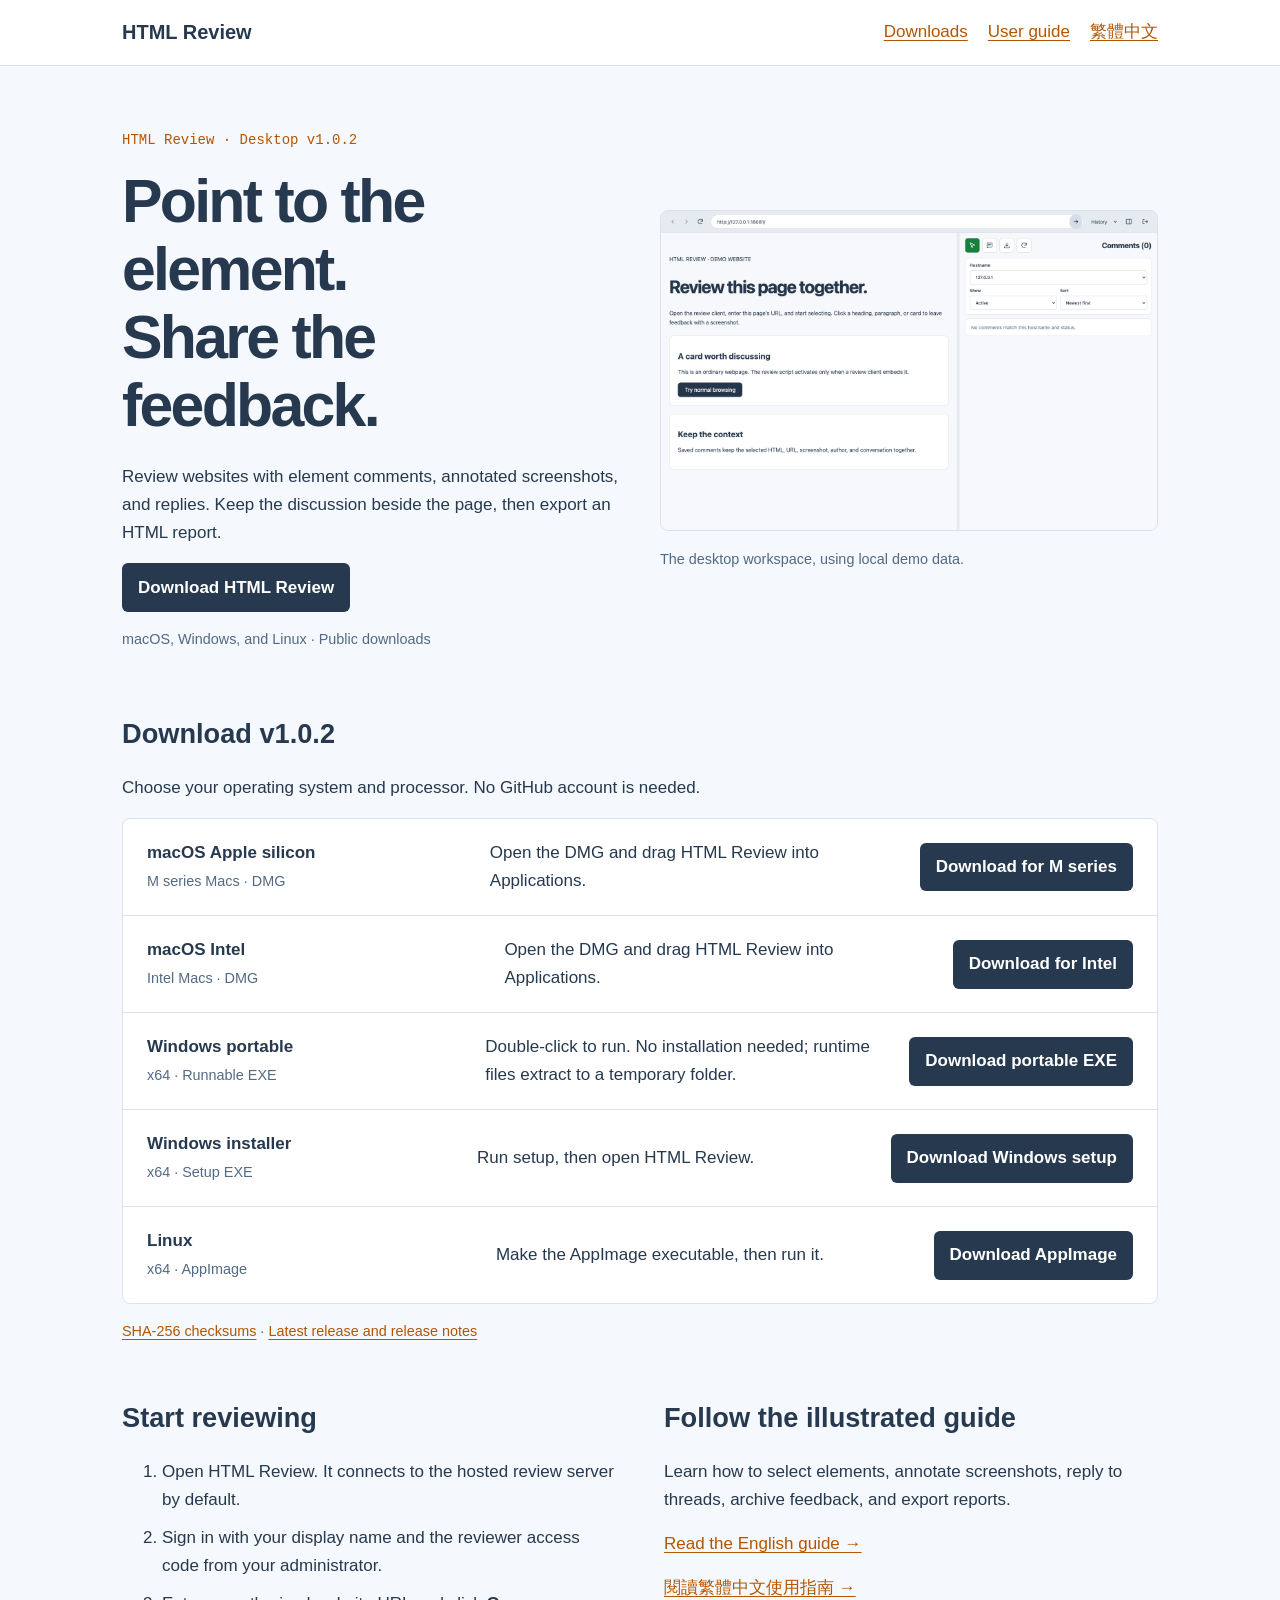
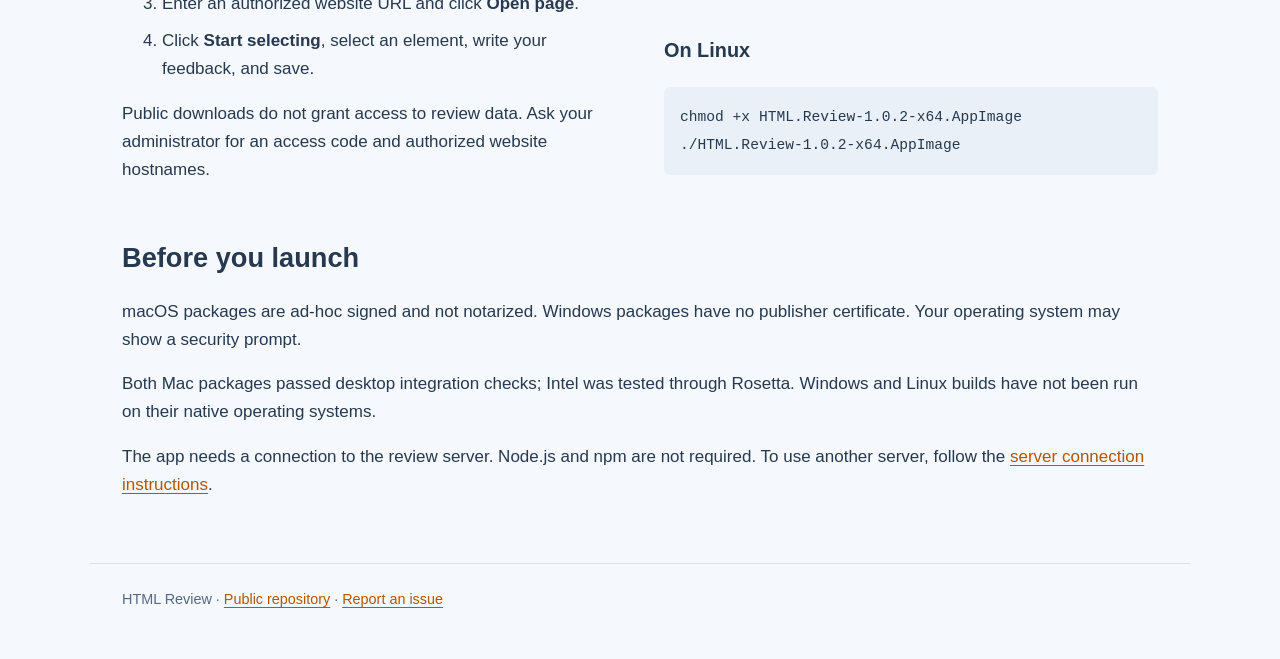
<file: index.html>
<!doctype html>
<html lang="en">
<head>
  <meta charset="utf-8">
  <meta name="viewport" content="width=device-width, initial-scale=1">
  <meta name="description" content="Download HTML Review for macOS, Windows, and Linux. Read illustrated guides for reviewing websites with comments and screenshots.">
  <title>HTML Review — Downloads and user guides</title>
  <link rel="stylesheet" href="styles.css">
<link rel="icon" href="data:,">
</head>
<body>
  <a class="skip" href="#main">Skip to content</a>
  <header class="topbar"><div class="topbar-inner">
    <a class="brand" href="index.html">HTML Review</a>
    <nav aria-label="Main navigation">
      <a href="#downloads">Downloads</a>
      <a href="docs/wiki/User-Guide.html">User guide</a>
      <a href="docs/wiki/User-Guide-zh-HK.html" lang="zh-HK">繁體中文</a>
    </nav>
  </div></header>
  <main id="main">
    <section class="hero" aria-labelledby="intro">
      <div>
        <p class="eyebrow">HTML Review · Desktop v1.0.2</p>
        <h1 id="intro">Point to the element.<br>Share the feedback.</h1>
        <p>Review websites with element comments, annotated screenshots, and replies. Keep the discussion beside the page, then export an HTML report.</p>
        <a class="button" href="#downloads">Download HTML Review</a>
        <p class="muted">macOS, Windows, and Linux · Public downloads</p>
      </div>
      <figure>
        <img src="docs/wiki/images/electron-workspace.png" alt="HTML Review desktop showing a demo website beside its comment panel" width="1440" height="928">
        <figcaption>The desktop workspace, using local demo data.</figcaption>
      </figure>
    </section>
    <section id="downloads" aria-labelledby="download-title">
      <h2 id="download-title">Download v1.0.2</h2>
      <p>Choose your operating system and processor. No GitHub account is needed.</p>
      <div class="downloads">
        <div class="download"><p><strong>macOS Apple silicon</strong><span class="muted">M series Macs · DMG</span></p><p>Open the DMG and drag HTML Review into Applications.</p><a class="button" href="https://github.com/devtalkbox/tbproducts-html-review-release/releases/download/v1.0.2/HTML.Review-1.0.2-arm64.dmg">Download for M series</a></div>
        <div class="download"><p><strong>macOS Intel</strong><span class="muted">Intel Macs · DMG</span></p><p>Open the DMG and drag HTML Review into Applications.</p><a class="button" href="https://github.com/devtalkbox/tbproducts-html-review-release/releases/download/v1.0.2/HTML.Review-1.0.2-x64.dmg">Download for Intel</a></div>
        <div class="download"><p><strong>Windows portable</strong><span class="muted">x64 · Runnable EXE</span></p><p>Double-click to run. No installation needed; runtime files extract to a temporary folder.</p><a class="button" href="https://github.com/devtalkbox/tbproducts-html-review-release/releases/download/v1.0.2/HTML.Review.Portable.1.0.2-x64.exe">Download portable EXE</a></div>
        <div class="download"><p><strong>Windows installer</strong><span class="muted">x64 · Setup EXE</span></p><p>Run setup, then open HTML Review.</p><a class="button" href="https://github.com/devtalkbox/tbproducts-html-review-release/releases/download/v1.0.2/HTML.Review.Setup.1.0.2-x64.exe">Download Windows setup</a></div>
        <div class="download"><p><strong>Linux</strong><span class="muted">x64 · AppImage</span></p><p>Make the AppImage executable, then run it.</p><a class="button" href="https://github.com/devtalkbox/tbproducts-html-review-release/releases/download/v1.0.2/HTML.Review-1.0.2-x64.AppImage">Download AppImage</a></div>
      </div>
      <p class="muted"><a href="https://github.com/devtalkbox/tbproducts-html-review-release/releases/download/v1.0.2/SHA256SUMS.txt">SHA-256 checksums</a> · <a href="https://github.com/devtalkbox/tbproducts-html-review-release/releases/latest">Latest release and release notes</a></p>
    </section>
    <div class="columns">
      <section aria-labelledby="start-title">
        <h2 id="start-title">Start reviewing</h2>
        <ol>
          <li>Open HTML Review. It connects to the hosted review server by default.</li>
          <li>Sign in with your display name and the reviewer access code from your administrator.</li>
          <li>Enter an authorized website URL and click <strong>Open page</strong>.</li>
          <li>Click <strong>Start selecting</strong>, select an element, write your feedback, and save.</li>
        </ol>
        <p>Public downloads do not grant access to review data. Ask your administrator for an access code and authorized website hostnames.</p>
      </section>
      <section aria-labelledby="guide-title">
        <h2 id="guide-title">Follow the illustrated guide</h2>
        <p>Learn how to select elements, annotate screenshots, reply to threads, archive feedback, and export reports.</p>
        <p><a href="docs/wiki/User-Guide.html">Read the English guide →</a></p>
        <p><a href="docs/wiki/User-Guide-zh-HK.html" lang="zh-HK">閱讀繁體中文使用指南 →</a></p>
        <h3>On Linux</h3>
        <pre><code>chmod +x HTML.Review-1.0.2-x64.AppImage
./HTML.Review-1.0.2-x64.AppImage</code></pre>
      </section>
    </div>
    <section aria-labelledby="support-title">
      <h2 id="support-title">Before you launch</h2>
      <p>macOS packages are ad-hoc signed and not notarized. Windows packages have no publisher certificate. Your operating system may show a security prompt.</p>
      <p>Both Mac packages passed desktop integration checks; Intel was tested through Rosetta. Windows and Linux builds have not been run on their native operating systems.</p>
      <p>The app needs a connection to the review server. Node.js and npm are not required. To use another server, follow the <a href="docs/wiki/User-Guide.html#launch-the-app">server connection instructions</a>.</p>
    </section>
  </main>
  <footer>HTML Review · <a href="https://github.com/devtalkbox/tbproducts-html-review-release">Public repository</a> · <a href="https://github.com/devtalkbox/tbproducts-html-review-release/issues">Report an issue</a></footer>
</body>
</html>
</file>
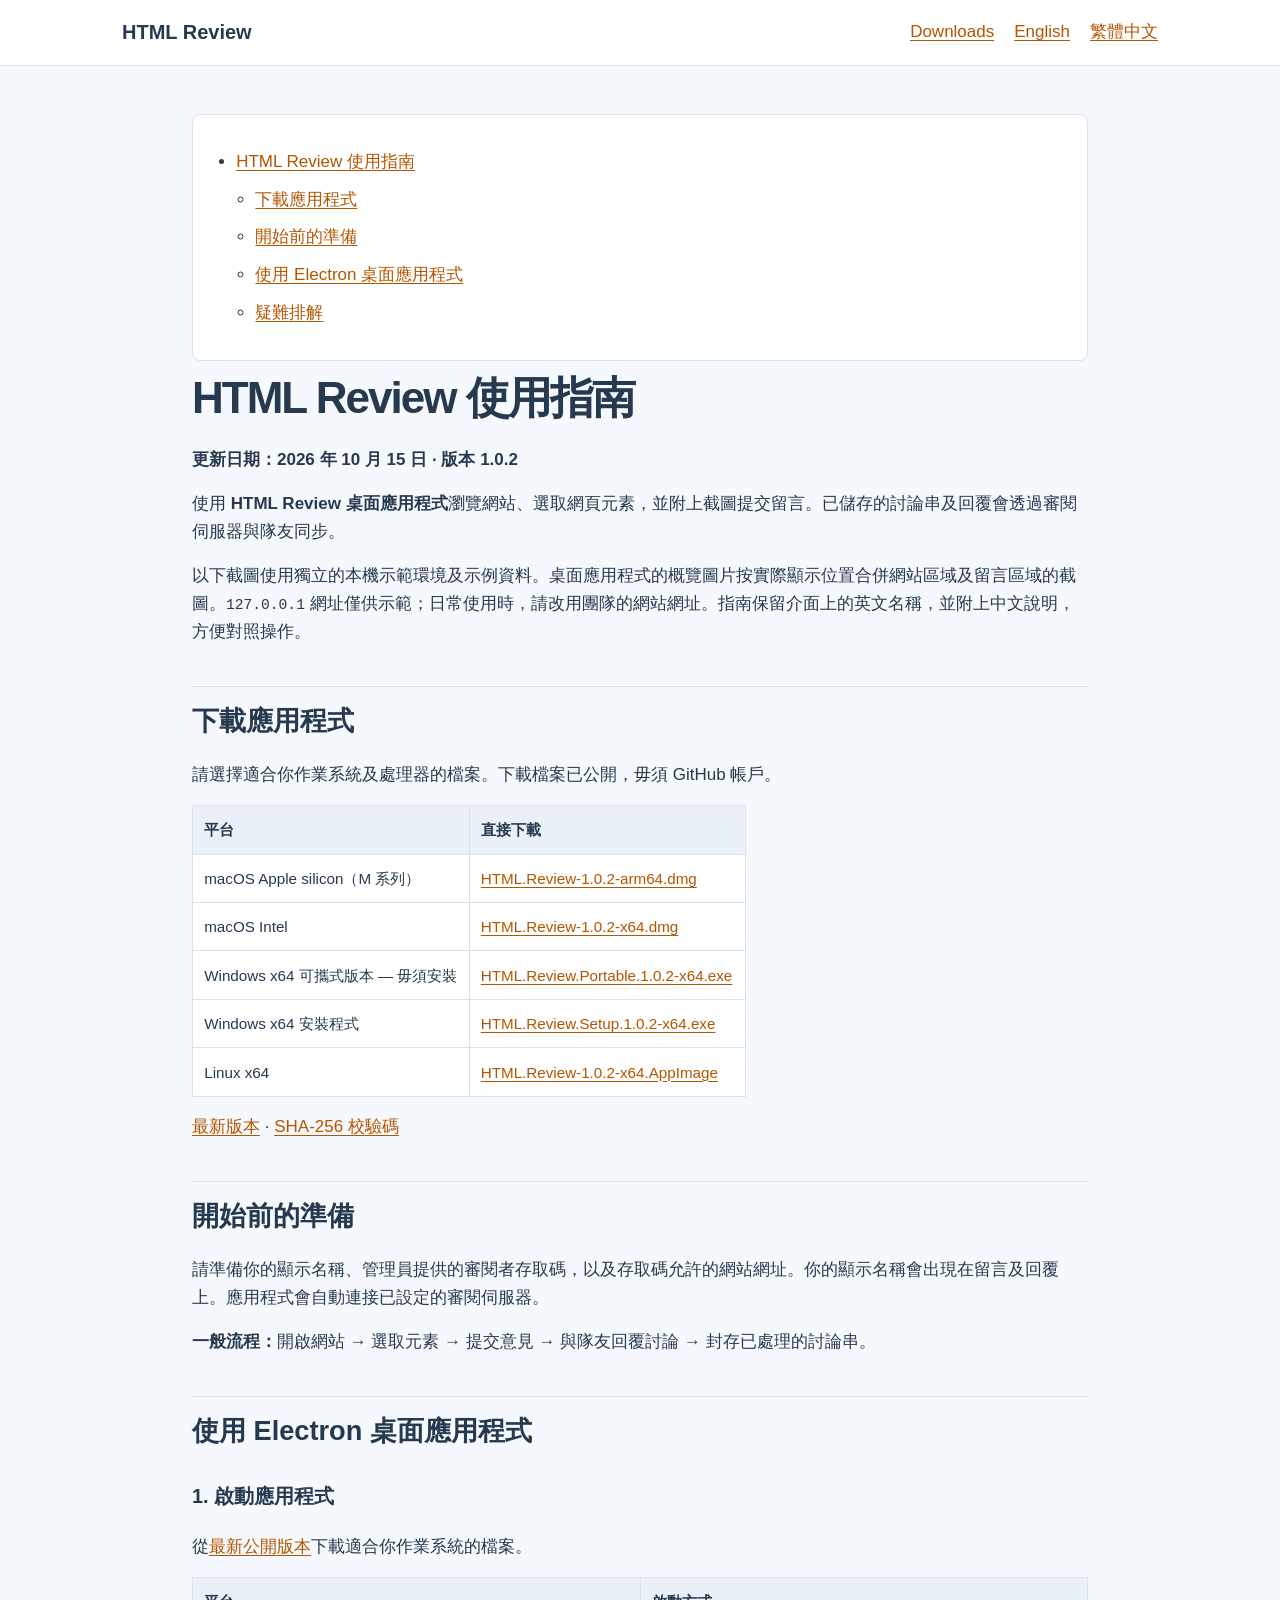
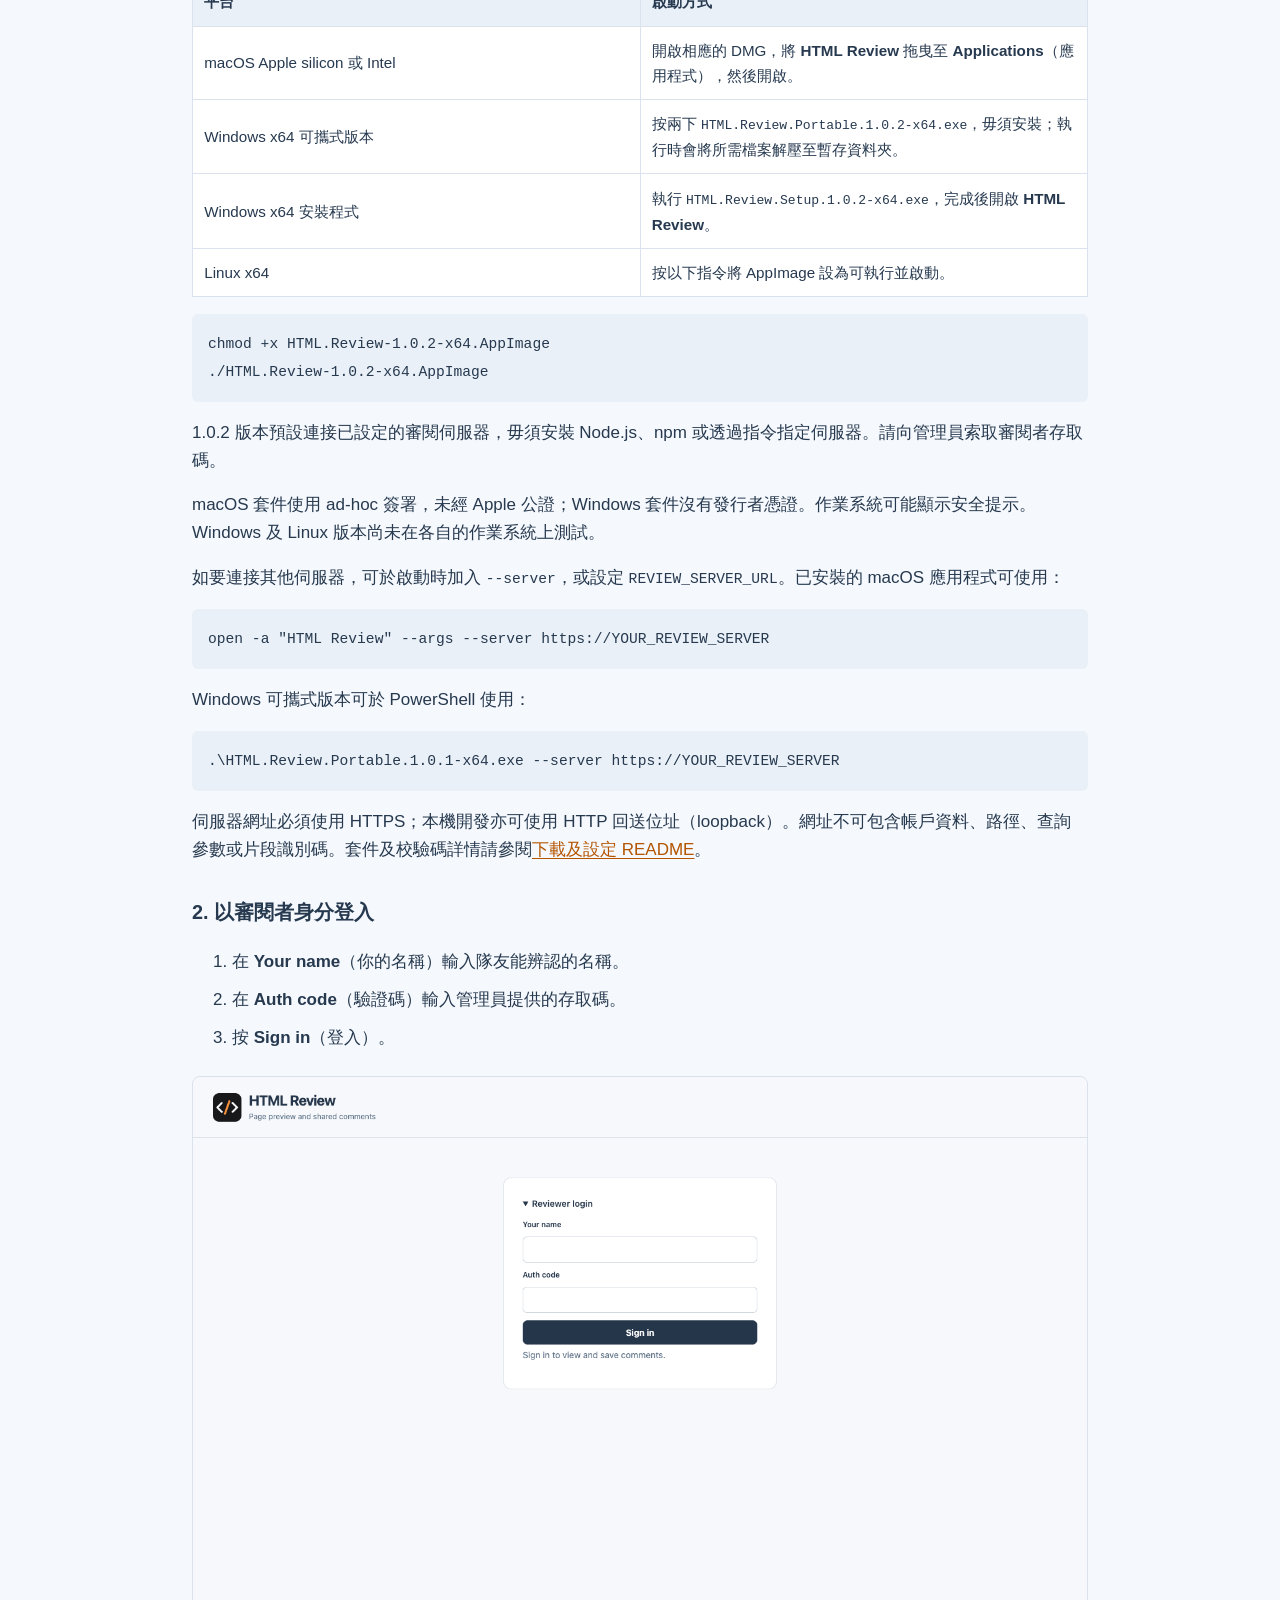
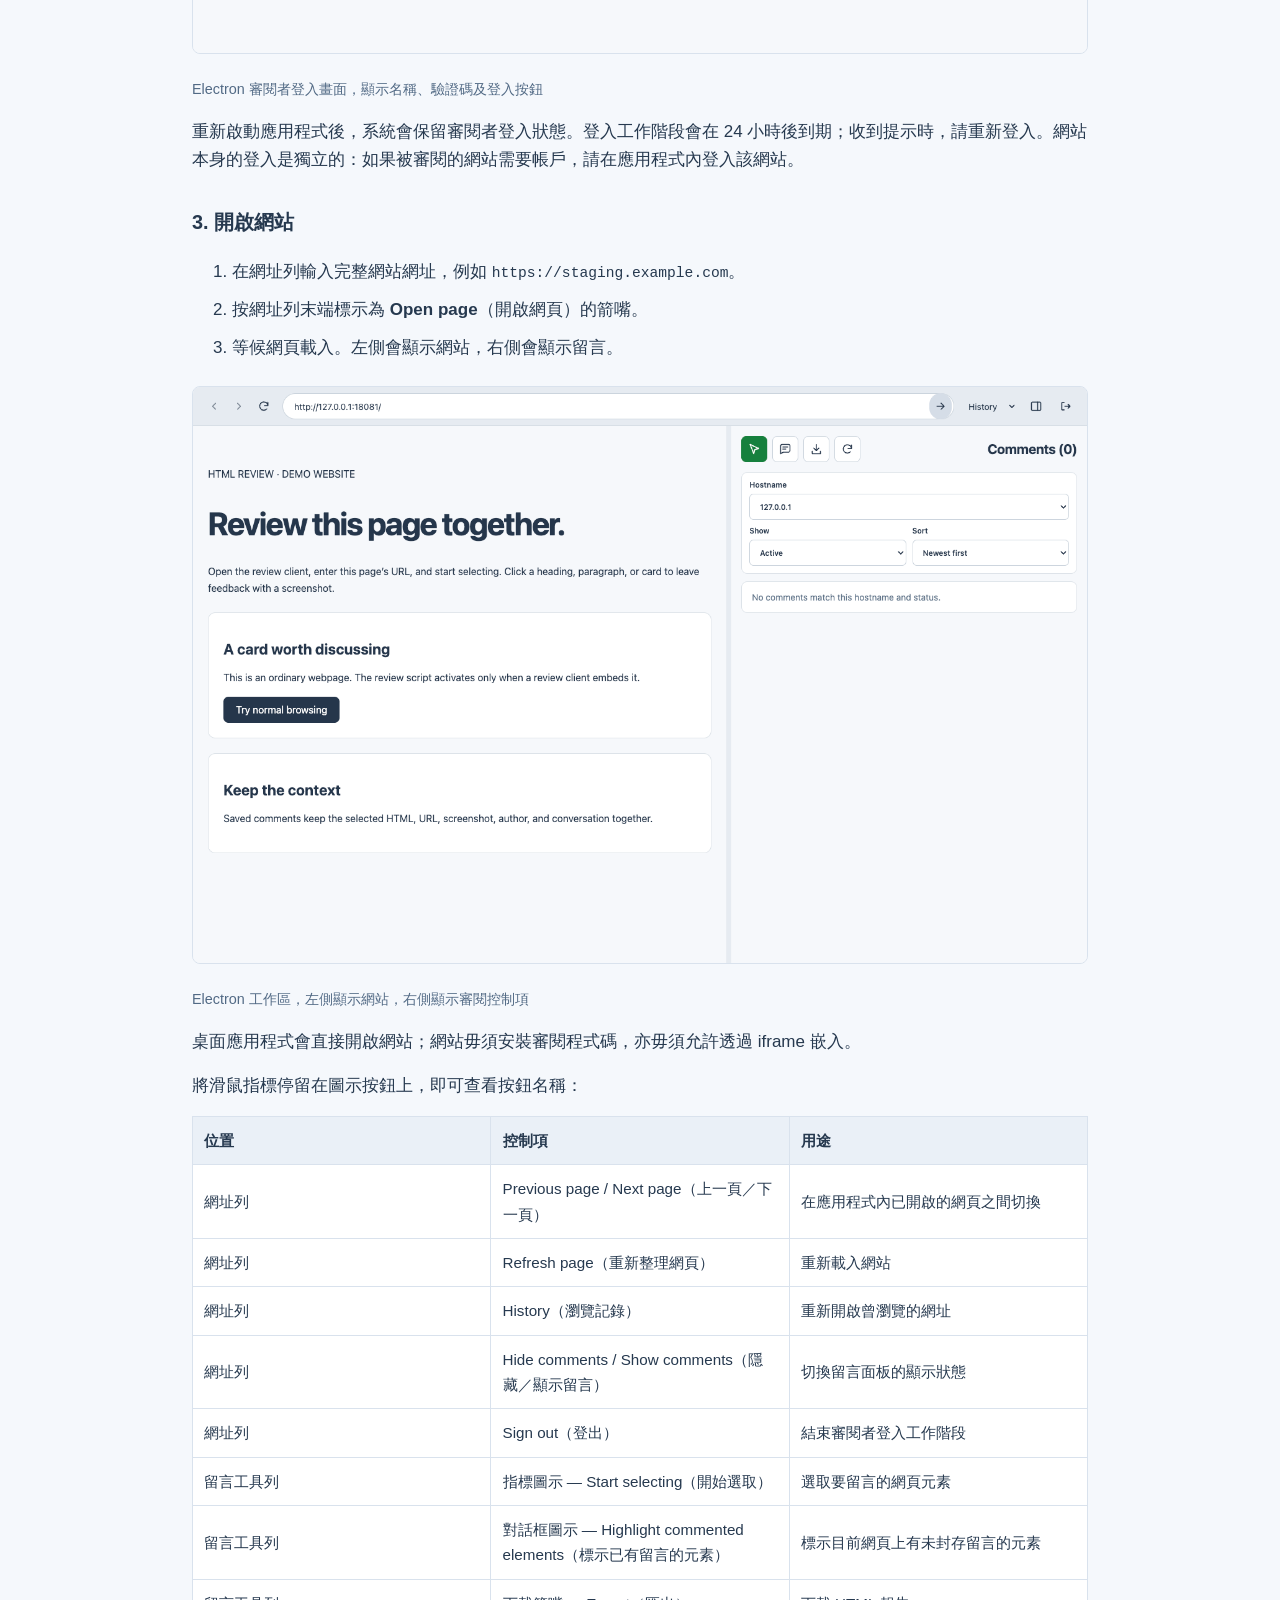
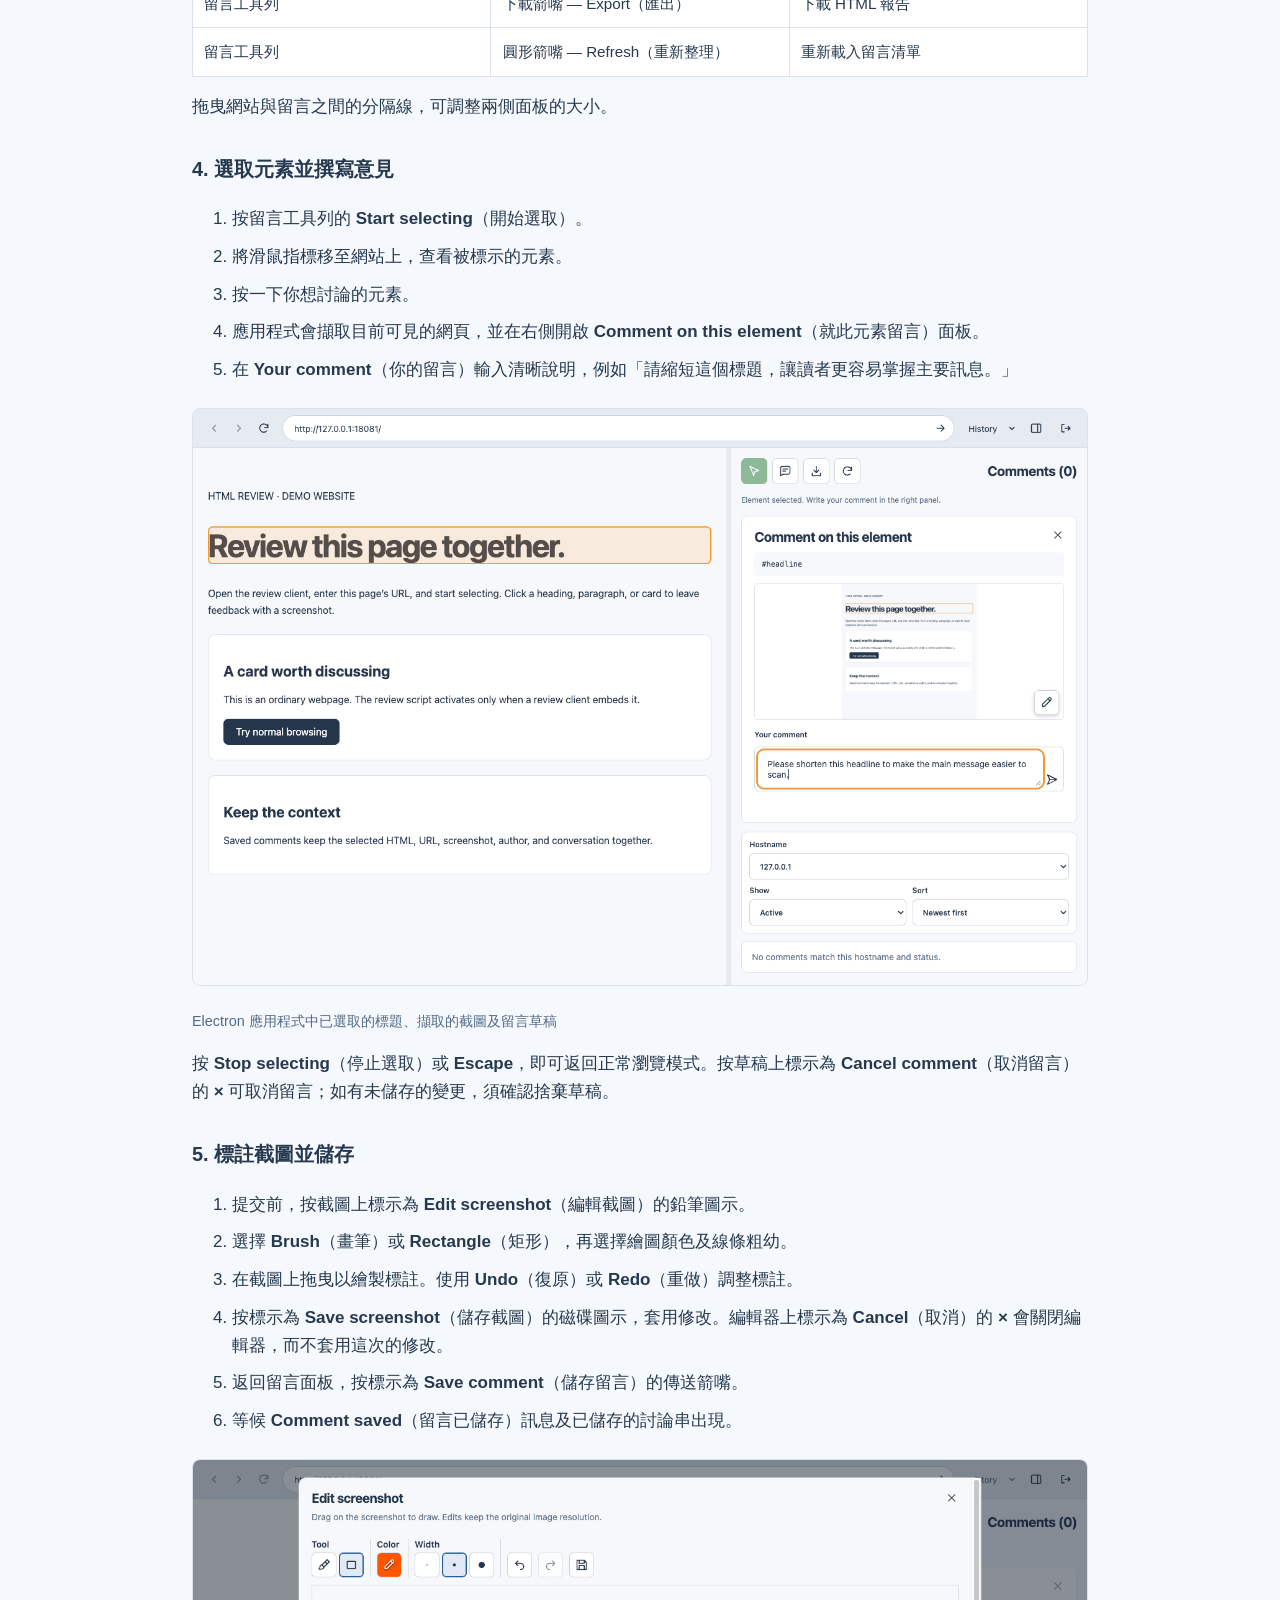
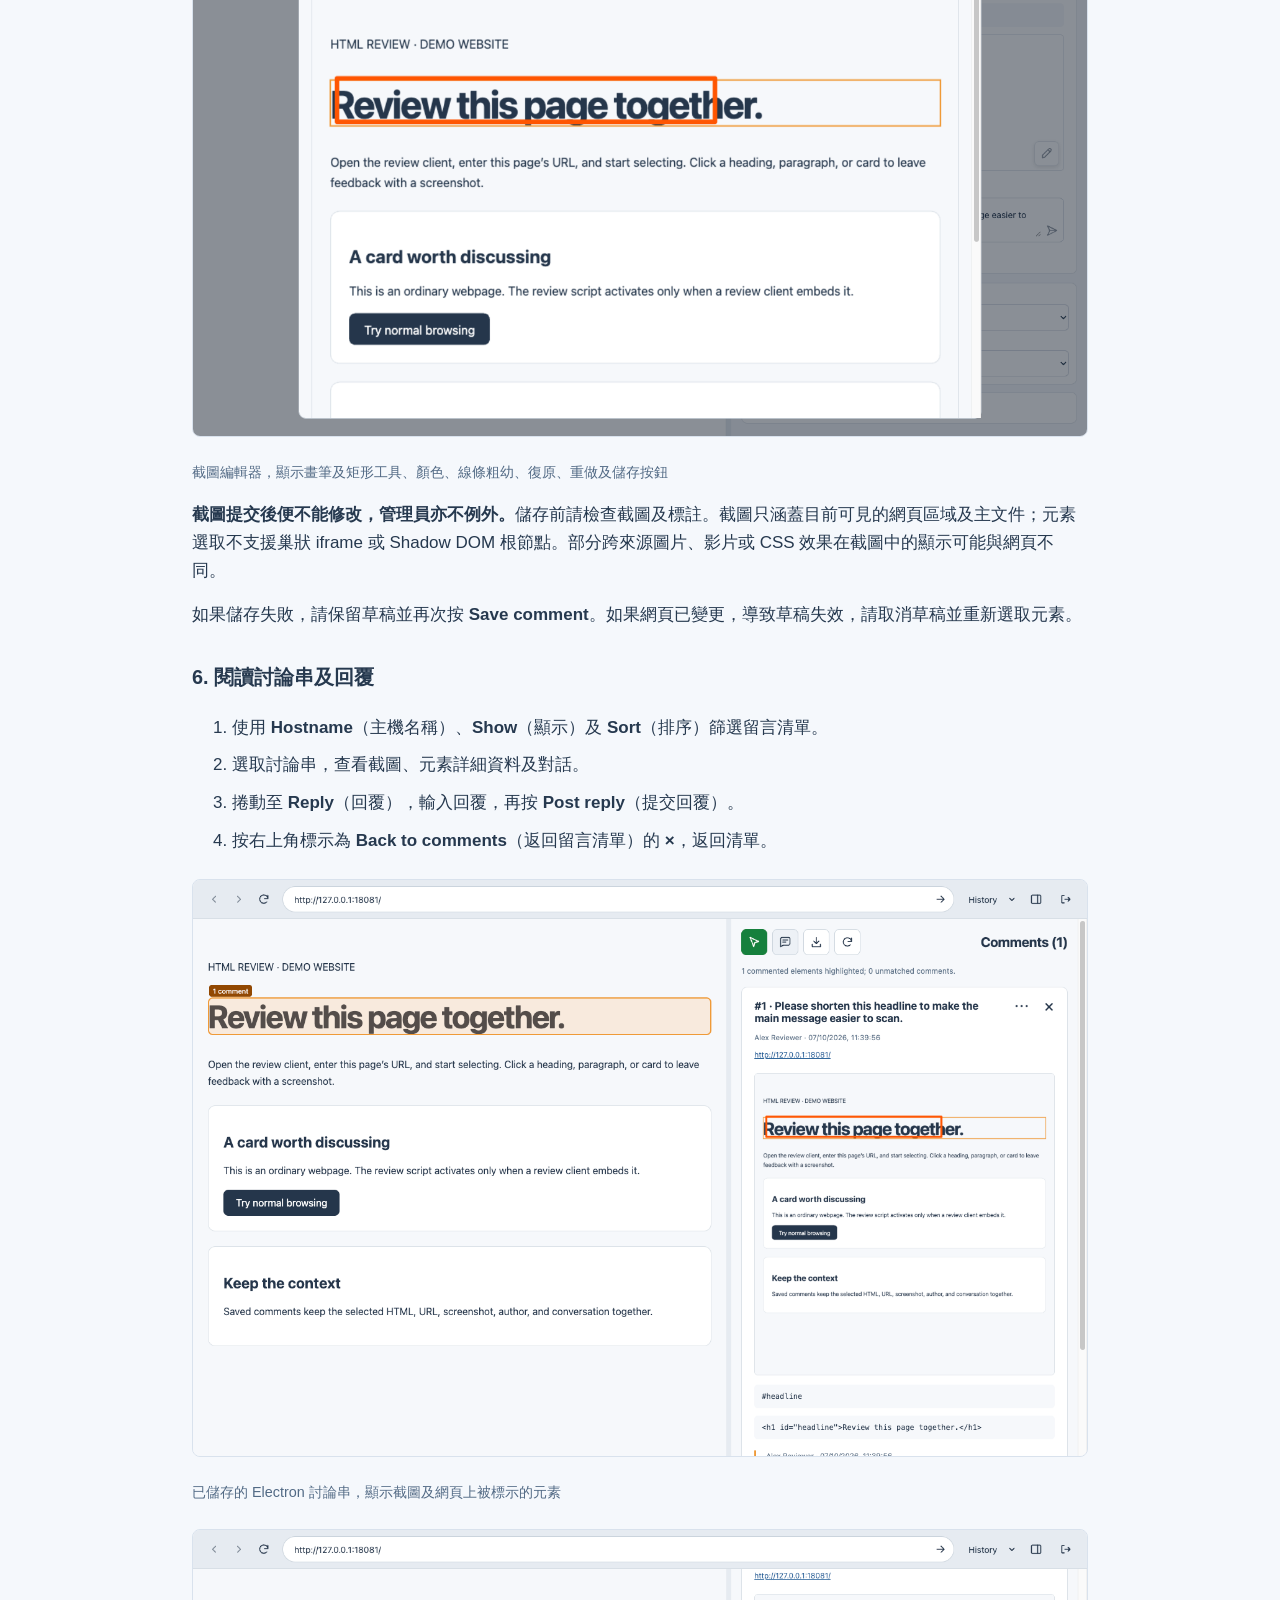
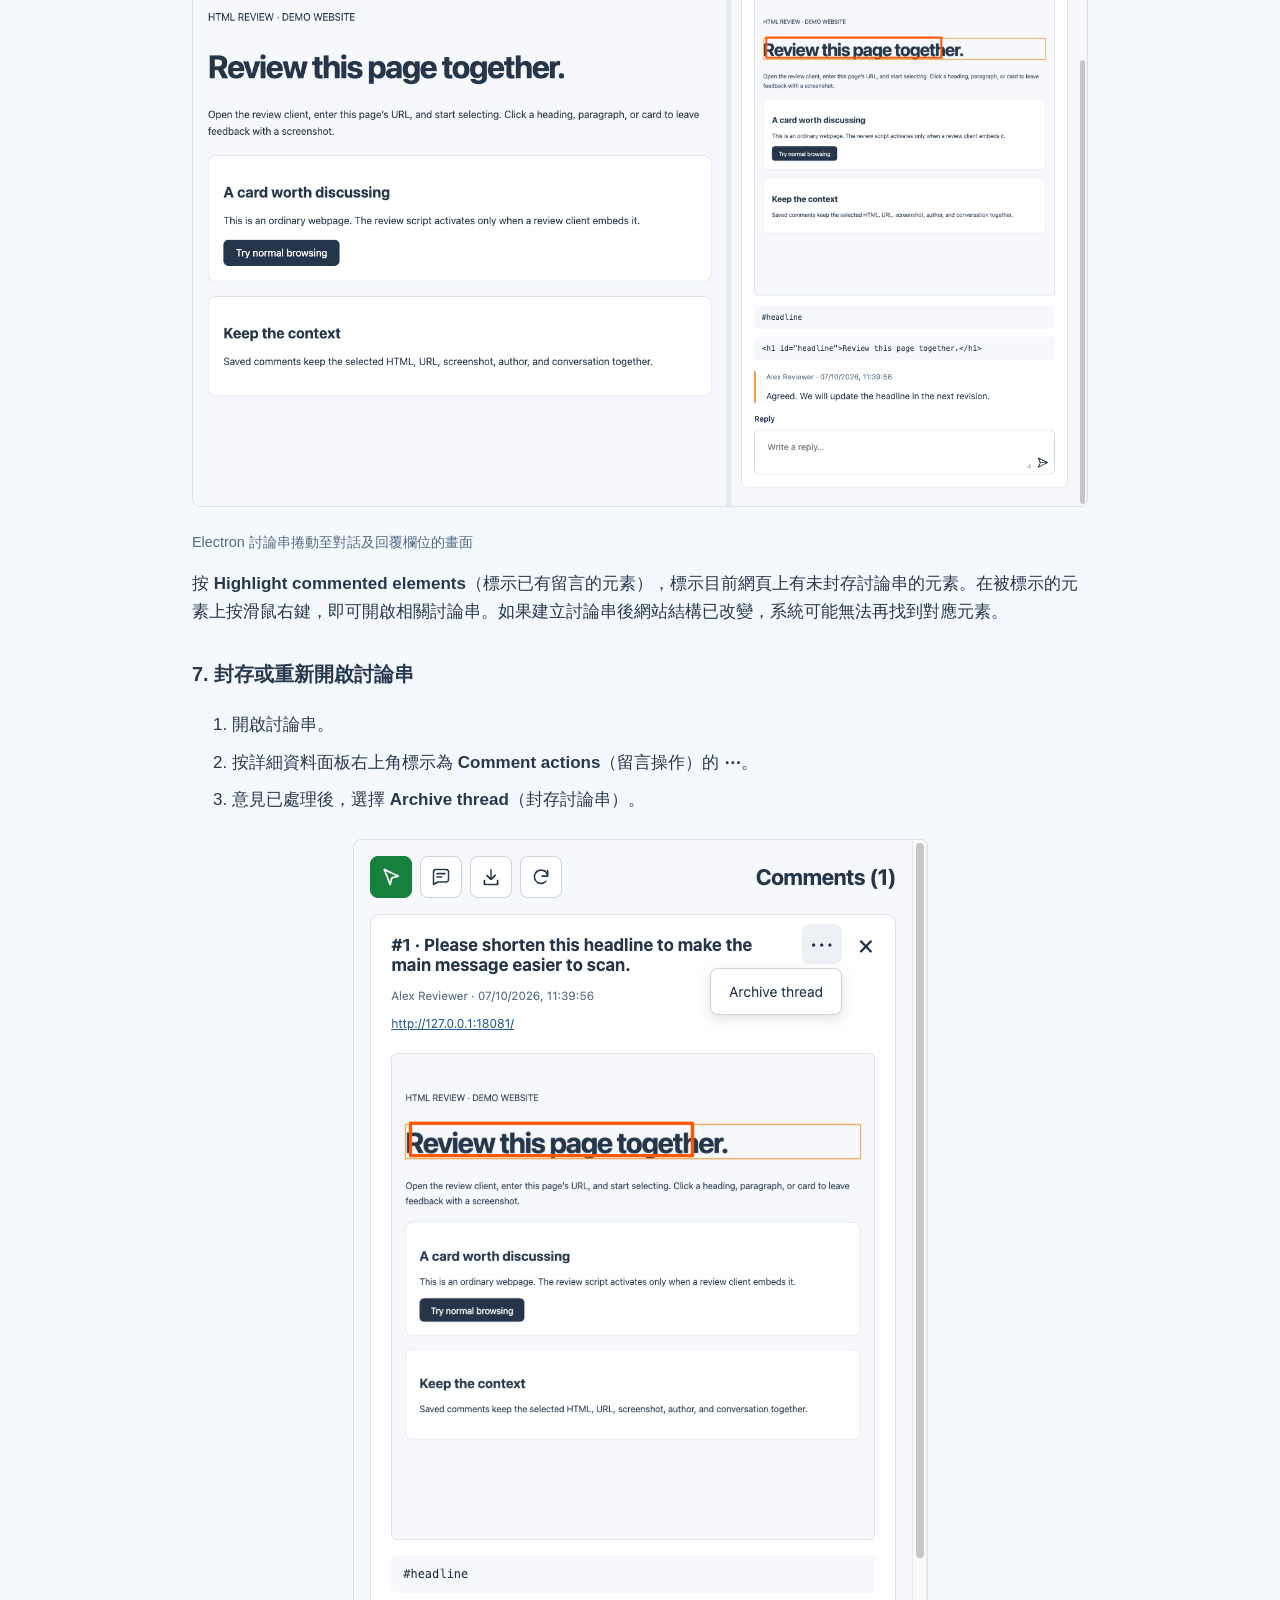
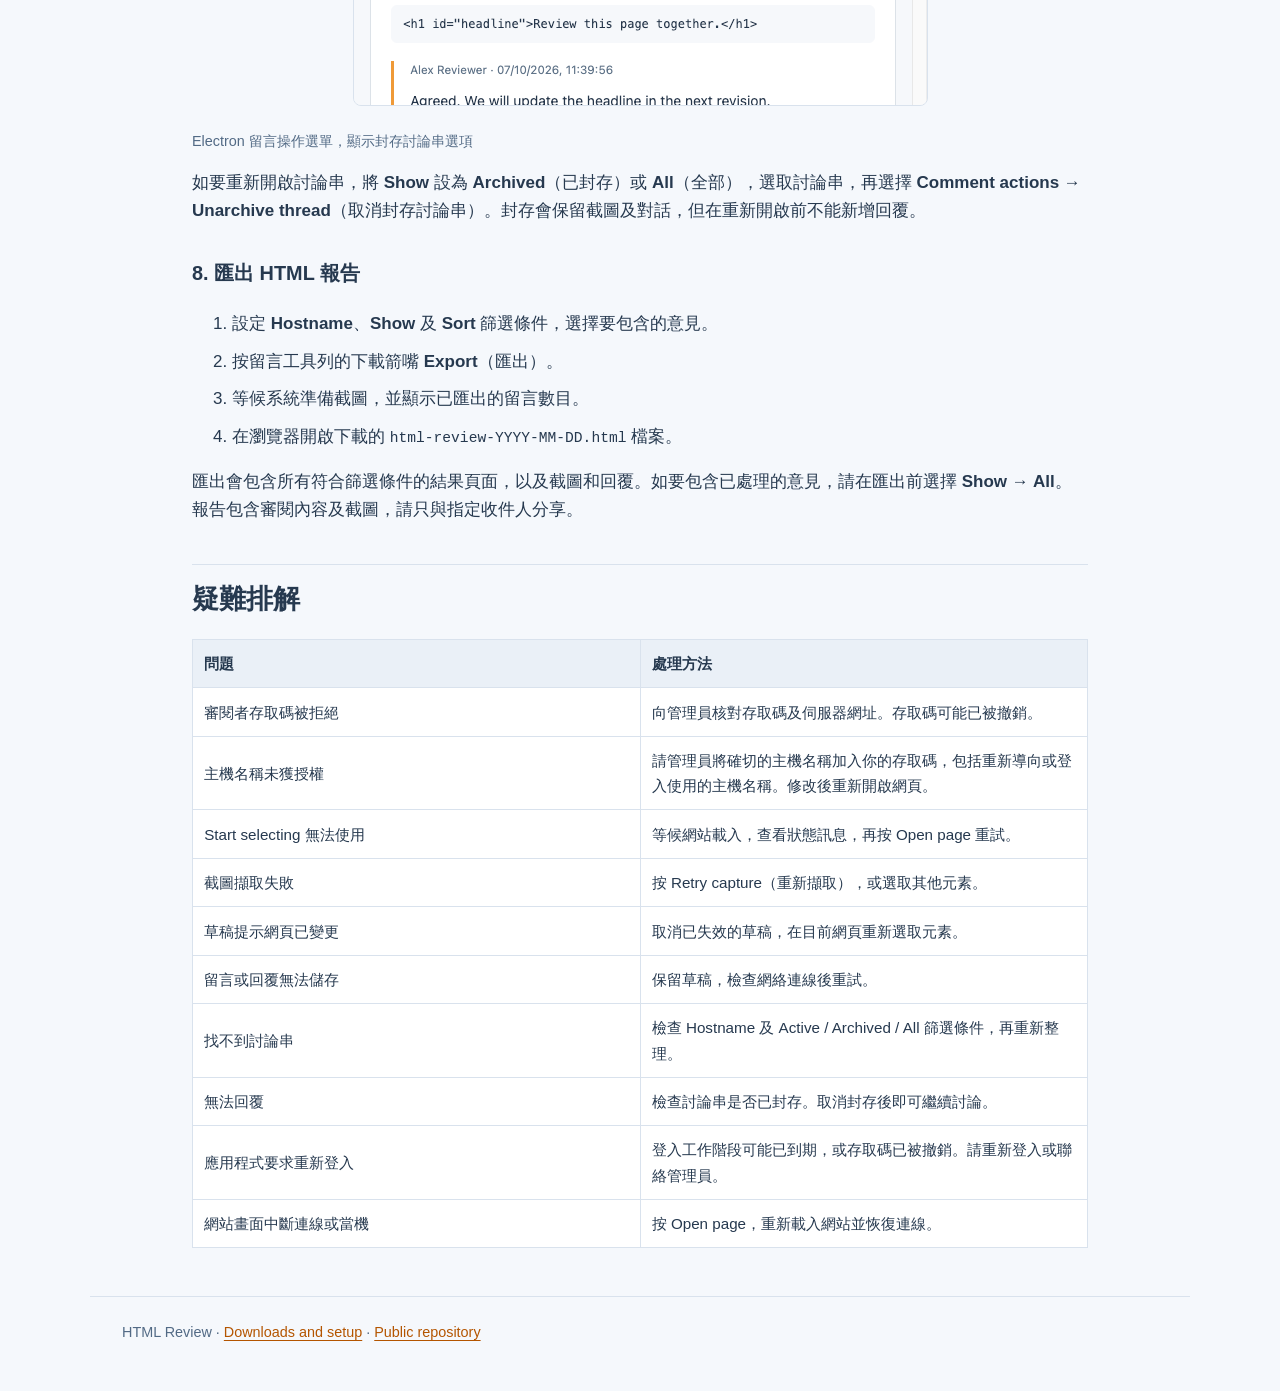
<file: docs/wiki/User-Guide-zh-HK.html>
<!doctype html>
<html lang="zh-HK">
<head>
<meta charset="utf-8">
<meta name="viewport" content="width=device-width, initial-scale=1">
<title>HTML Review 使用指南</title>
<link rel="stylesheet" href="../../styles.css">
<link rel="icon" href="data:,">
</head>
<body>
<a class="skip" href="#main">Skip to content</a>
<header class="topbar"><div class="topbar-inner"><a class="brand" href="../../index.html">HTML Review</a><nav aria-label="Guide navigation"><a href="../../index.html#downloads">Downloads</a><a href="User-Guide.html" lang="en">English</a><a href="User-Guide-zh-HK.html" lang="zh-HK">繁體中文</a></nav></div></header>
<main class="guide" id="main">
<nav id="TOC" aria-label="Table of contents"><ul>
<li><a href="#html-review-使用指南" id="toc-html-review-使用指南">HTML
Review 使用指南</a>
<ul>
<li><a href="#下載應用程式" id="toc-下載應用程式">下載應用程式</a></li>
<li><a href="#開始前的準備" id="toc-開始前的準備">開始前的準備</a></li>
<li><a href="#使用-electron-桌面應用程式"
id="toc-使用-electron-桌面應用程式">使用 Electron 桌面應用程式</a></li>
<li><a href="#疑難排解" id="toc-疑難排解">疑難排解</a></li>
</ul></li>
</ul></nav>
<h1 id="html-review-使用指南">HTML Review 使用指南</h1>
<p><strong>更新日期：2026 年 10 月 15 日 · 版本 1.0.2</strong></p>
<p>使用 <strong>HTML Review
桌面應用程式</strong>瀏覽網站、選取網頁元素，並附上截圖提交留言。已儲存的討論串及回覆會透過審閱伺服器與隊友同步。</p>
<p>以下截圖使用獨立的本機示範環境及示例資料。桌面應用程式的概覽圖片按實際顯示位置合併網站區域及留言區域的截圖。<code>127.0.0.1</code>
網址僅供示範；日常使用時，請改用團隊的網站網址。指南保留介面上的英文名稱，並附上中文說明，方便對照操作。</p>
<h2 id="下載應用程式">下載應用程式</h2>
<p>請選擇適合你作業系統及處理器的檔案。下載檔案已公開，毋須 GitHub
帳戶。</p>
<table>
<colgroup>
<col style="width: 50%" />
<col style="width: 50%" />
</colgroup>
<thead>
<tr>
<th>平台</th>
<th>直接下載</th>
</tr>
</thead>
<tbody>
<tr>
<td>macOS Apple silicon（M 系列）</td>
<td><a
href="https://github.com/devtalkbox/tbproducts-html-review-release/releases/download/v1.0.2/HTML.Review-1.0.2-arm64.dmg">HTML.Review-1.0.2-arm64.dmg</a></td>
</tr>
<tr>
<td>macOS Intel</td>
<td><a
href="https://github.com/devtalkbox/tbproducts-html-review-release/releases/download/v1.0.2/HTML.Review-1.0.2-x64.dmg">HTML.Review-1.0.2-x64.dmg</a></td>
</tr>
<tr>
<td>Windows x64 可攜式版本 — 毋須安裝</td>
<td><a
href="https://github.com/devtalkbox/tbproducts-html-review-release/releases/download/v1.0.2/HTML.Review.Portable.1.0.2-x64.exe">HTML.Review.Portable.1.0.2-x64.exe</a></td>
</tr>
<tr>
<td>Windows x64 安裝程式</td>
<td><a
href="https://github.com/devtalkbox/tbproducts-html-review-release/releases/download/v1.0.2/HTML.Review.Setup.1.0.2-x64.exe">HTML.Review.Setup.1.0.2-x64.exe</a></td>
</tr>
<tr>
<td>Linux x64</td>
<td><a
href="https://github.com/devtalkbox/tbproducts-html-review-release/releases/download/v1.0.2/HTML.Review-1.0.2-x64.AppImage">HTML.Review-1.0.2-x64.AppImage</a></td>
</tr>
</tbody>
</table>
<p><a
href="https://github.com/devtalkbox/tbproducts-html-review-release/releases/latest">最新版本</a>
· <a
href="https://github.com/devtalkbox/tbproducts-html-review-release/releases/download/v1.0.2/SHA256SUMS.txt">SHA-256
校驗碼</a></p>
<h2 id="開始前的準備">開始前的準備</h2>
<p>請準備你的顯示名稱、管理員提供的審閱者存取碼，以及存取碼允許的網站網址。你的顯示名稱會出現在留言及回覆上。應用程式會自動連接已設定的審閱伺服器。</p>
<p><strong>一般流程：</strong>開啟網站 → 選取元素 → 提交意見 →
與隊友回覆討論 → 封存已處理的討論串。</p>
<h2 id="使用-electron-桌面應用程式">使用 Electron 桌面應用程式</h2>
<h3 id="啟動應用程式">1. 啟動應用程式</h3>
<p>從<a
href="https://github.com/devtalkbox/tbproducts-html-review-release/releases/latest">最新公開版本</a>下載適合你作業系統的檔案。</p>
<table>
<colgroup>
<col style="width: 50%" />
<col style="width: 50%" />
</colgroup>
<thead>
<tr>
<th>平台</th>
<th>啟動方式</th>
</tr>
</thead>
<tbody>
<tr>
<td>macOS Apple silicon 或 Intel</td>
<td>開啟相應的 DMG，將 <strong>HTML Review</strong> 拖曳至
<strong>Applications</strong>（應用程式），然後開啟。</td>
</tr>
<tr>
<td>Windows x64 可攜式版本</td>
<td>按兩下
<code>HTML.Review.Portable.1.0.2-x64.exe</code>，毋須安裝；執行時會將所需檔案解壓至暫存資料夾。</td>
</tr>
<tr>
<td>Windows x64 安裝程式</td>
<td>執行 <code>HTML.Review.Setup.1.0.2-x64.exe</code>，完成後開啟
<strong>HTML Review</strong>。</td>
</tr>
<tr>
<td>Linux x64</td>
<td>按以下指令將 AppImage 設為可執行並啟動。</td>
</tr>
</tbody>
</table>
<div class="sourceCode" id="cb1"><pre class="sourceCode sh"><code class="sourceCode bash"><span id="cb1-1"><a href="#cb1-1" aria-hidden="true" tabindex="-1"></a><span class="fu">chmod</span> +x HTML.Review-1.0.2-x64.AppImage</span>
<span id="cb1-2"><a href="#cb1-2" aria-hidden="true" tabindex="-1"></a><span class="ex">./HTML.Review-1.0.2-x64.AppImage</span></span></code></pre></div>
<p>1.0.2 版本預設連接已設定的審閱伺服器，毋須安裝 Node.js、npm
或透過指令指定伺服器。請向管理員索取審閱者存取碼。</p>
<p>macOS 套件使用 ad-hoc 簽署，未經 Apple 公證；Windows
套件沒有發行者憑證。作業系統可能顯示安全提示。Windows 及 Linux
版本尚未在各自的作業系統上測試。</p>
<p>如要連接其他伺服器，可於啟動時加入 <code>--server</code>，或設定
<code>REVIEW_SERVER_URL</code>。已安裝的 macOS 應用程式可使用：</p>
<div class="sourceCode" id="cb2"><pre class="sourceCode sh"><code class="sourceCode bash"><span id="cb2-1"><a href="#cb2-1" aria-hidden="true" tabindex="-1"></a><span class="ex">open</span> <span class="at">-a</span> <span class="st">&quot;HTML Review&quot;</span> <span class="at">--args</span> <span class="at">--server</span> https://YOUR_REVIEW_SERVER</span></code></pre></div>
<p>Windows 可攜式版本可於 PowerShell 使用：</p>
<div class="sourceCode" id="cb3"><pre
class="sourceCode powershell"><code class="sourceCode powershell"><span id="cb3-1"><a href="#cb3-1" aria-hidden="true" tabindex="-1"></a><span class="op">.</span>\HTML<span class="op">.</span><span class="fu">Review</span><span class="op">.</span><span class="fu">Portable</span><span class="op">.</span><span class="dv">1.0</span><span class="op">.</span><span class="dv">1</span><span class="op">-</span>x64<span class="op">.</span><span class="fu">exe</span> <span class="op">--</span>server https<span class="op">://</span>YOUR_REVIEW_SERVER</span></code></pre></div>
<p>伺服器網址必須使用 HTTPS；本機開發亦可使用 HTTP
回送位址（loopback）。網址不可包含帳戶資料、路徑、查詢參數或片段識別碼。套件及校驗碼詳情請參閱<a
href="../../index.html">下載及設定 README</a>。</p>
<h3 id="以審閱者身分登入">2. 以審閱者身分登入</h3>
<ol type="1">
<li>在 <strong>Your name</strong>（你的名稱）輸入隊友能辨認的名稱。</li>
<li>在 <strong>Auth code</strong>（驗證碼）輸入管理員提供的存取碼。</li>
<li>按 <strong>Sign in</strong>（登入）。</li>
</ol>
<figure>
<img src="images/electron-login.png"
alt="Electron 審閱者登入畫面，顯示名稱、驗證碼及登入按鈕" />
<figcaption aria-hidden="true">Electron
審閱者登入畫面，顯示名稱、驗證碼及登入按鈕</figcaption>
</figure>
<p>重新啟動應用程式後，系統會保留審閱者登入狀態。登入工作階段會在 24
小時後到期；收到提示時，請重新登入。網站本身的登入是獨立的：如果被審閱的網站需要帳戶，請在應用程式內登入該網站。</p>
<h3 id="開啟網站">3. 開啟網站</h3>
<ol type="1">
<li>在網址列輸入完整網站網址，例如
<code>https://staging.example.com</code>。</li>
<li>按網址列末端標示為 <strong>Open
page</strong>（開啟網頁）的箭嘴。</li>
<li>等候網頁載入。左側會顯示網站，右側會顯示留言。</li>
</ol>
<figure>
<img src="images/electron-workspace.png"
alt="Electron 工作區，左側顯示網站，右側顯示審閱控制項" />
<figcaption aria-hidden="true">Electron
工作區，左側顯示網站，右側顯示審閱控制項</figcaption>
</figure>
<p>桌面應用程式會直接開啟網站；網站毋須安裝審閱程式碼，亦毋須允許透過
iframe 嵌入。</p>
<p>將滑鼠指標停留在圖示按鈕上，即可查看按鈕名稱：</p>
<table>
<colgroup>
<col style="width: 33%" />
<col style="width: 33%" />
<col style="width: 33%" />
</colgroup>
<thead>
<tr>
<th>位置</th>
<th>控制項</th>
<th>用途</th>
</tr>
</thead>
<tbody>
<tr>
<td>網址列</td>
<td>Previous page / Next page（上一頁／下一頁）</td>
<td>在應用程式內已開啟的網頁之間切換</td>
</tr>
<tr>
<td>網址列</td>
<td>Refresh page（重新整理網頁）</td>
<td>重新載入網站</td>
</tr>
<tr>
<td>網址列</td>
<td>History（瀏覽記錄）</td>
<td>重新開啟曾瀏覽的網址</td>
</tr>
<tr>
<td>網址列</td>
<td>Hide comments / Show comments（隱藏／顯示留言）</td>
<td>切換留言面板的顯示狀態</td>
</tr>
<tr>
<td>網址列</td>
<td>Sign out（登出）</td>
<td>結束審閱者登入工作階段</td>
</tr>
<tr>
<td>留言工具列</td>
<td>指標圖示 — Start selecting（開始選取）</td>
<td>選取要留言的網頁元素</td>
</tr>
<tr>
<td>留言工具列</td>
<td>對話框圖示 — Highlight commented elements（標示已有留言的元素）</td>
<td>標示目前網頁上有未封存留言的元素</td>
</tr>
<tr>
<td>留言工具列</td>
<td>下載箭嘴 — Export（匯出）</td>
<td>下載 HTML 報告</td>
</tr>
<tr>
<td>留言工具列</td>
<td>圓形箭嘴 — Refresh（重新整理）</td>
<td>重新載入留言清單</td>
</tr>
</tbody>
</table>
<p>拖曳網站與留言之間的分隔線，可調整兩側面板的大小。</p>
<h3 id="選取元素並撰寫意見">4. 選取元素並撰寫意見</h3>
<ol type="1">
<li>按留言工具列的 <strong>Start selecting</strong>（開始選取）。</li>
<li>將滑鼠指標移至網站上，查看被標示的元素。</li>
<li>按一下你想討論的元素。</li>
<li>應用程式會擷取目前可見的網頁，並在右側開啟 <strong>Comment on this
element</strong>（就此元素留言）面板。</li>
<li>在 <strong>Your
comment</strong>（你的留言）輸入清晰說明，例如「請縮短這個標題，讓讀者更容易掌握主要訊息。」</li>
</ol>
<figure>
<img src="images/electron-new-comment.png"
alt="Electron 應用程式中已選取的標題、擷取的截圖及留言草稿" />
<figcaption aria-hidden="true">Electron
應用程式中已選取的標題、擷取的截圖及留言草稿</figcaption>
</figure>
<p>按 <strong>Stop selecting</strong>（停止選取）或
<strong>Escape</strong>，即可返回正常瀏覽模式。按草稿上標示為
<strong>Cancel comment</strong>（取消留言）的 <strong>×</strong>
可取消留言；如有未儲存的變更，須確認捨棄草稿。</p>
<h3 id="標註截圖並儲存">5. 標註截圖並儲存</h3>
<ol type="1">
<li>提交前，按截圖上標示為 <strong>Edit
screenshot</strong>（編輯截圖）的鉛筆圖示。</li>
<li>選擇 <strong>Brush</strong>（畫筆）或
<strong>Rectangle</strong>（矩形），再選擇繪圖顏色及線條粗幼。</li>
<li>在截圖上拖曳以繪製標註。使用 <strong>Undo</strong>（復原）或
<strong>Redo</strong>（重做）調整標註。</li>
<li>按標示為 <strong>Save
screenshot</strong>（儲存截圖）的磁碟圖示，套用修改。編輯器上標示為
<strong>Cancel</strong>（取消）的 <strong>×</strong>
會關閉編輯器，而不套用這次的修改。</li>
<li>返回留言面板，按標示為 <strong>Save
comment</strong>（儲存留言）的傳送箭嘴。</li>
<li>等候 <strong>Comment
saved</strong>（留言已儲存）訊息及已儲存的討論串出現。</li>
</ol>
<figure>
<img src="images/electron-screenshot-editor.png"
alt="截圖編輯器，顯示畫筆及矩形工具、顏色、線條粗幼、復原、重做及儲存按鈕" />
<figcaption
aria-hidden="true">截圖編輯器，顯示畫筆及矩形工具、顏色、線條粗幼、復原、重做及儲存按鈕</figcaption>
</figure>
<p><strong>截圖提交後便不能修改，管理員亦不例外。</strong>儲存前請檢查截圖及標註。截圖只涵蓋目前可見的網頁區域及主文件；元素選取不支援巢狀
iframe 或 Shadow DOM 根節點。部分跨來源圖片、影片或 CSS
效果在截圖中的顯示可能與網頁不同。</p>
<p>如果儲存失敗，請保留草稿並再次按 <strong>Save
comment</strong>。如果網頁已變更，導致草稿失效，請取消草稿並重新選取元素。</p>
<h3 id="閱讀討論串及回覆">6. 閱讀討論串及回覆</h3>
<ol type="1">
<li>使用
<strong>Hostname</strong>（主機名稱）、<strong>Show</strong>（顯示）及
<strong>Sort</strong>（排序）篩選留言清單。</li>
<li>選取討論串，查看截圖、元素詳細資料及對話。</li>
<li>捲動至 <strong>Reply</strong>（回覆），輸入回覆，再按 <strong>Post
reply</strong>（提交回覆）。</li>
<li>按右上角標示為 <strong>Back to comments</strong>（返回留言清單）的
<strong>×</strong>，返回清單。</li>
</ol>
<figure>
<img src="images/electron-thread.png"
alt="已儲存的 Electron 討論串，顯示截圖及網頁上被標示的元素" />
<figcaption aria-hidden="true">已儲存的 Electron
討論串，顯示截圖及網頁上被標示的元素</figcaption>
</figure>
<figure>
<img src="images/electron-reply.png"
alt="Electron 討論串捲動至對話及回覆欄位的畫面" />
<figcaption aria-hidden="true">Electron
討論串捲動至對話及回覆欄位的畫面</figcaption>
</figure>
<p>按 <strong>Highlight commented
elements</strong>（標示已有留言的元素），標示目前網頁上有未封存討論串的元素。在被標示的元素上按滑鼠右鍵，即可開啟相關討論串。如果建立討論串後網站結構已改變，系統可能無法再找到對應元素。</p>
<h3 id="封存或重新開啟討論串">7. 封存或重新開啟討論串</h3>
<ol type="1">
<li>開啟討論串。</li>
<li>按詳細資料面板右上角標示為 <strong>Comment
actions</strong>（留言操作）的 <strong>⋯</strong>。</li>
<li>意見已處理後，選擇 <strong>Archive
thread</strong>（封存討論串）。</li>
</ol>
<figure>
<img src="images/electron-thread-actions.png"
alt="Electron 留言操作選單，顯示封存討論串選項" />
<figcaption aria-hidden="true">Electron
留言操作選單，顯示封存討論串選項</figcaption>
</figure>
<p>如要重新開啟討論串，將 <strong>Show</strong> 設為
<strong>Archived</strong>（已封存）或
<strong>All</strong>（全部），選取討論串，再選擇 <strong>Comment actions
→ Unarchive
thread</strong>（取消封存討論串）。封存會保留截圖及對話，但在重新開啟前不能新增回覆。</p>
<h3 id="匯出-html-報告">8. 匯出 HTML 報告</h3>
<ol type="1">
<li>設定 <strong>Hostname</strong>、<strong>Show</strong> 及
<strong>Sort</strong> 篩選條件，選擇要包含的意見。</li>
<li>按留言工具列的下載箭嘴 <strong>Export</strong>（匯出）。</li>
<li>等候系統準備截圖，並顯示已匯出的留言數目。</li>
<li>在瀏覽器開啟下載的 <code>html-review-YYYY-MM-DD.html</code>
檔案。</li>
</ol>
<p>匯出會包含所有符合篩選條件的結果頁面，以及截圖和回覆。如要包含已處理的意見，請在匯出前選擇
<strong>Show →
All</strong>。報告包含審閱內容及截圖，請只與指定收件人分享。</p>
<h2 id="疑難排解">疑難排解</h2>
<table>
<colgroup>
<col style="width: 50%" />
<col style="width: 50%" />
</colgroup>
<thead>
<tr>
<th>問題</th>
<th>處理方法</th>
</tr>
</thead>
<tbody>
<tr>
<td>審閱者存取碼被拒絕</td>
<td>向管理員核對存取碼及伺服器網址。存取碼可能已被撤銷。</td>
</tr>
<tr>
<td>主機名稱未獲授權</td>
<td>請管理員將確切的主機名稱加入你的存取碼，包括重新導向或登入使用的主機名稱。修改後重新開啟網頁。</td>
</tr>
<tr>
<td>Start selecting 無法使用</td>
<td>等候網站載入，查看狀態訊息，再按 Open page 重試。</td>
</tr>
<tr>
<td>截圖擷取失敗</td>
<td>按 Retry capture（重新擷取），或選取其他元素。</td>
</tr>
<tr>
<td>草稿提示網頁已變更</td>
<td>取消已失效的草稿，在目前網頁重新選取元素。</td>
</tr>
<tr>
<td>留言或回覆無法儲存</td>
<td>保留草稿，檢查網絡連線後重試。</td>
</tr>
<tr>
<td>找不到討論串</td>
<td>檢查 Hostname 及 Active / Archived / All 篩選條件，再重新整理。</td>
</tr>
<tr>
<td>無法回覆</td>
<td>檢查討論串是否已封存。取消封存後即可繼續討論。</td>
</tr>
<tr>
<td>應用程式要求重新登入</td>
<td>登入工作階段可能已到期，或存取碼已被撤銷。請重新登入或聯絡管理員。</td>
</tr>
<tr>
<td>網站畫面中斷連線或當機</td>
<td>按 Open page，重新載入網站並恢復連線。</td>
</tr>
</tbody>
</table>
</main>
<footer>HTML Review · <a href="../../index.html">Downloads and setup</a> · <a href="https://github.com/devtalkbox/tbproducts-html-review-release">Public repository</a></footer>
</body>
</html>
</file>
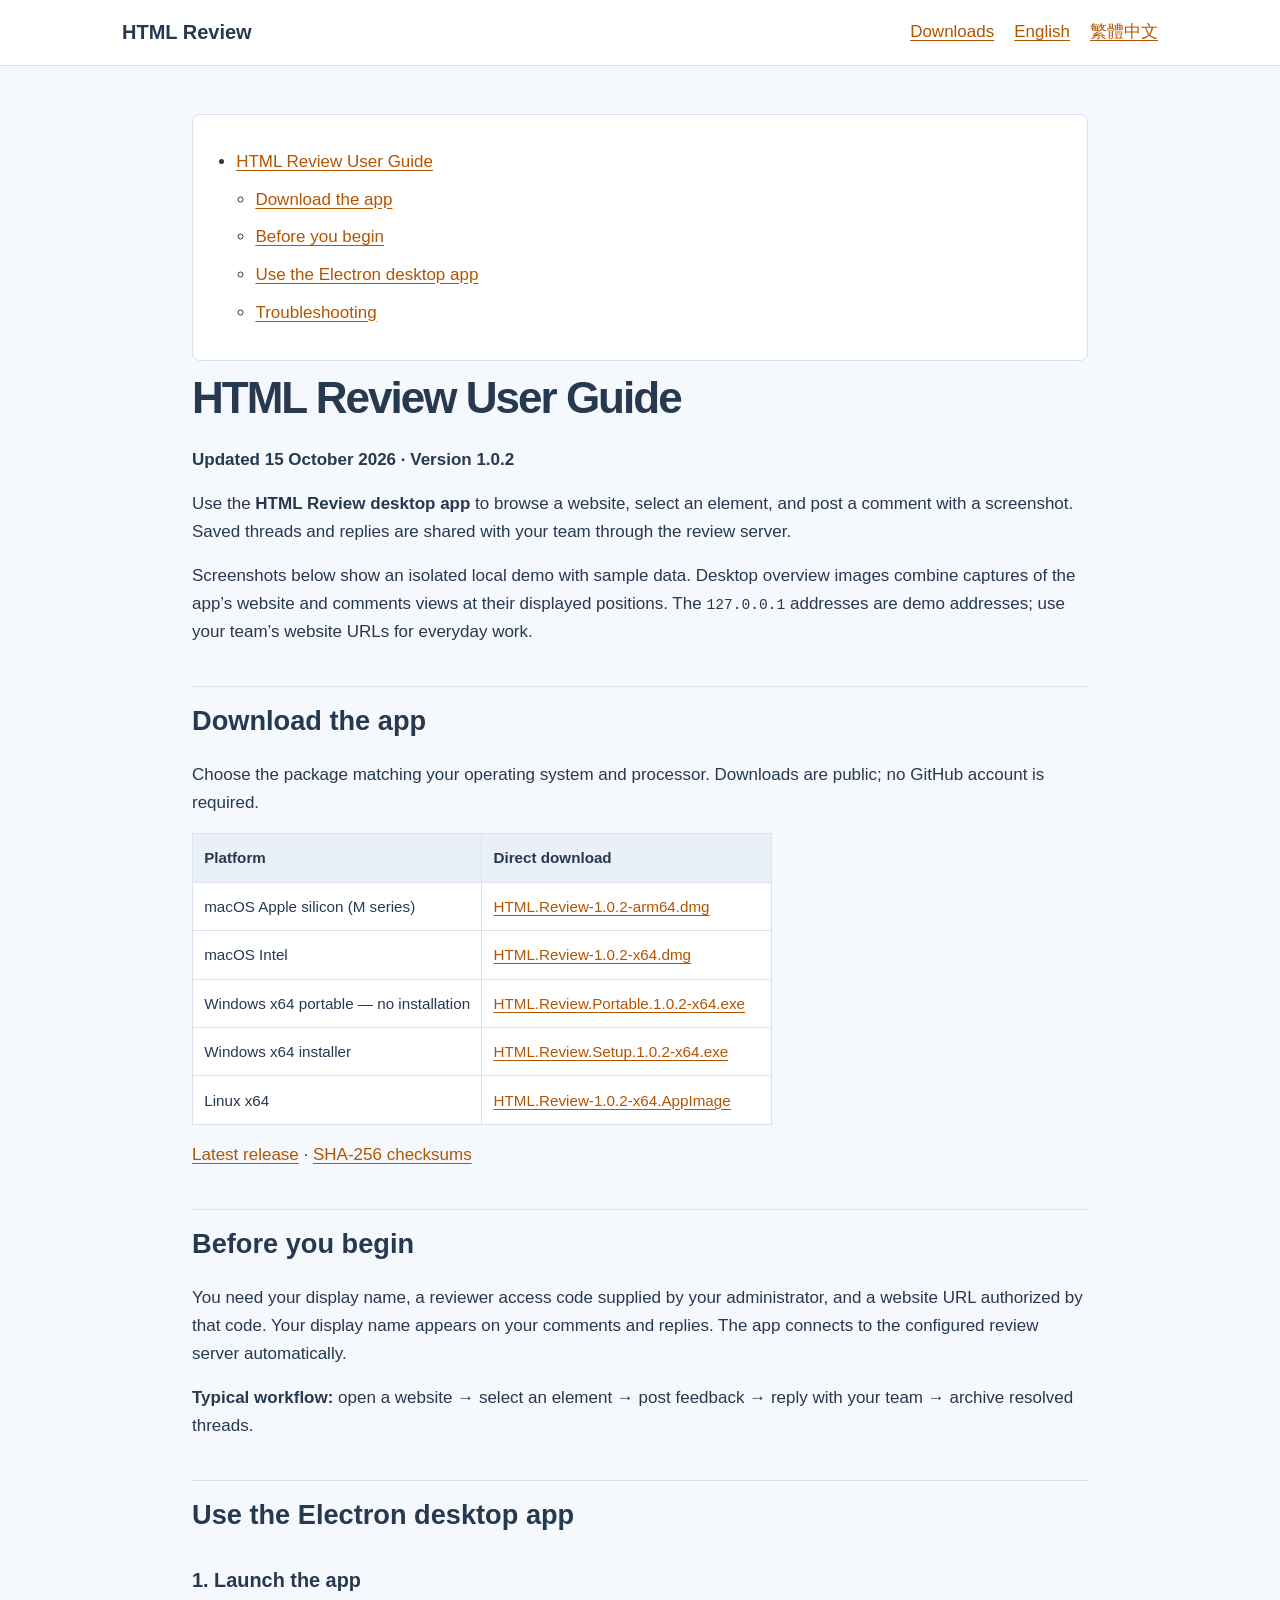
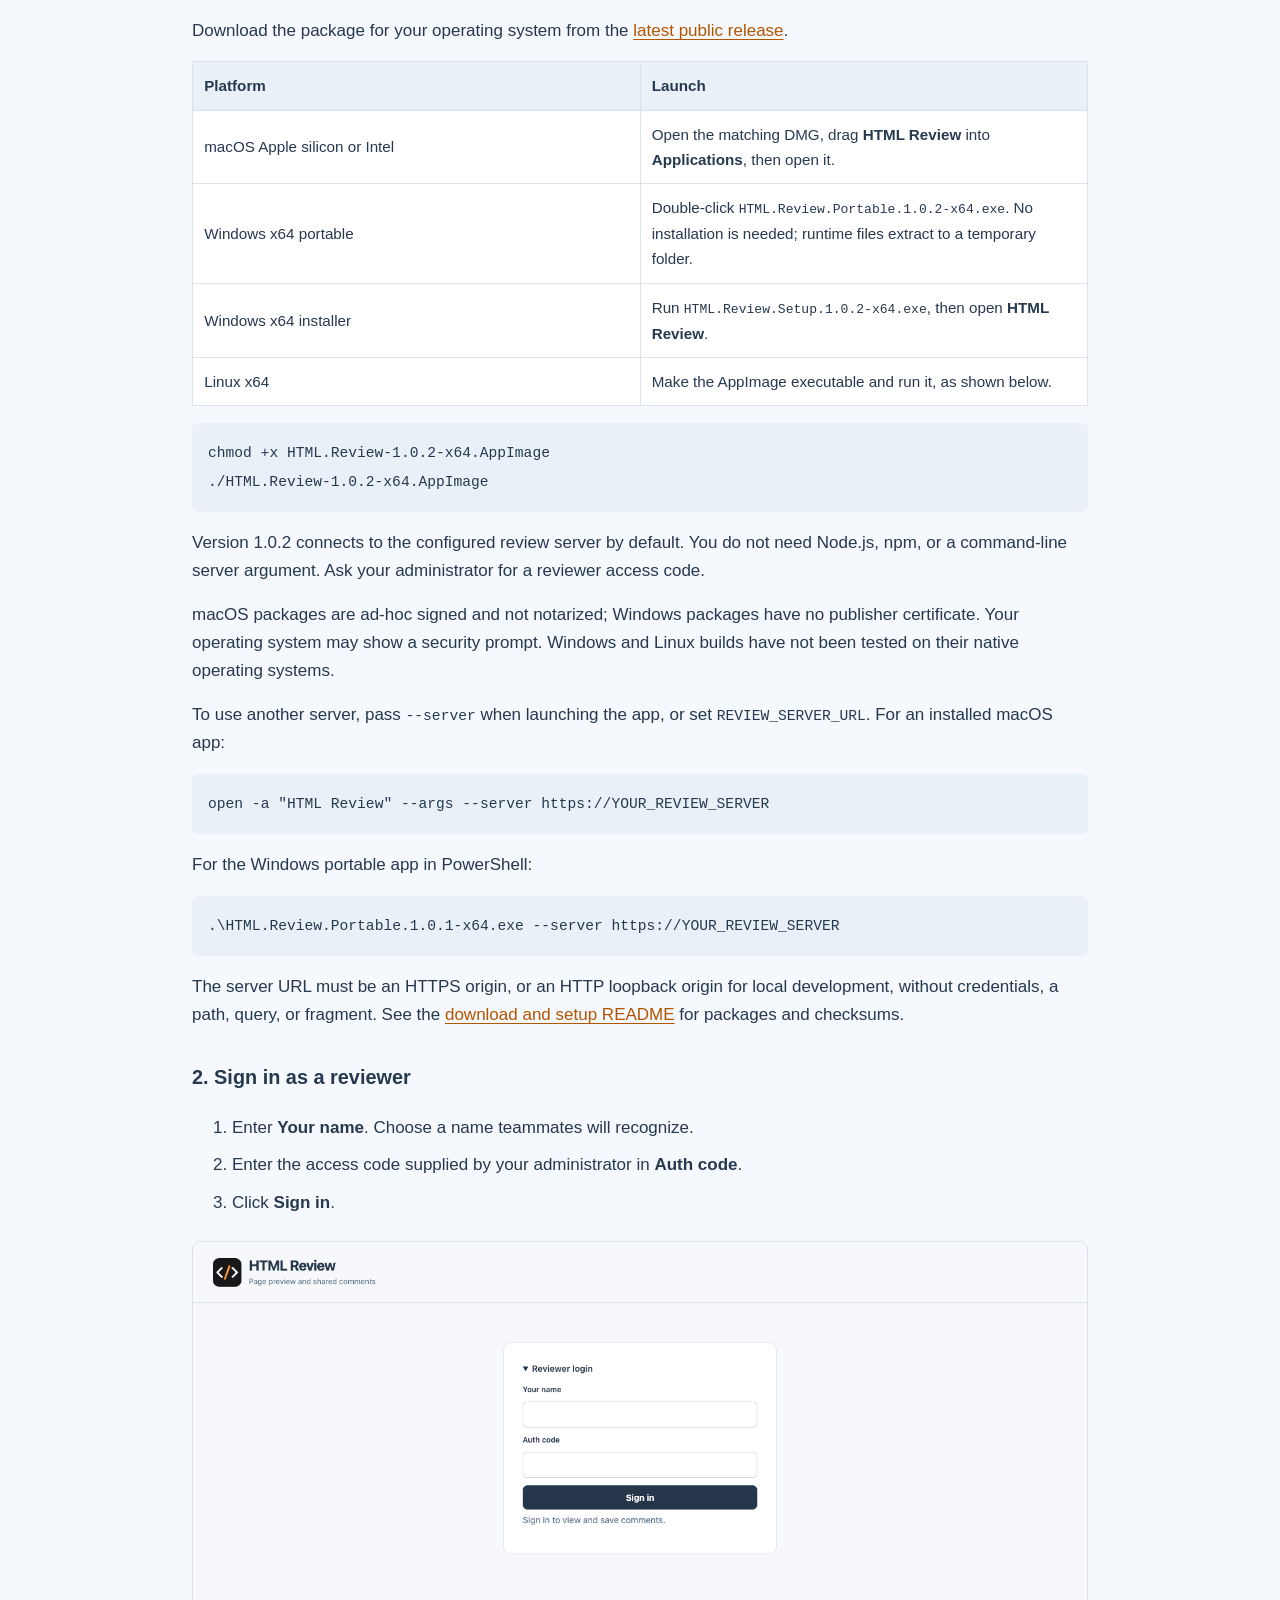
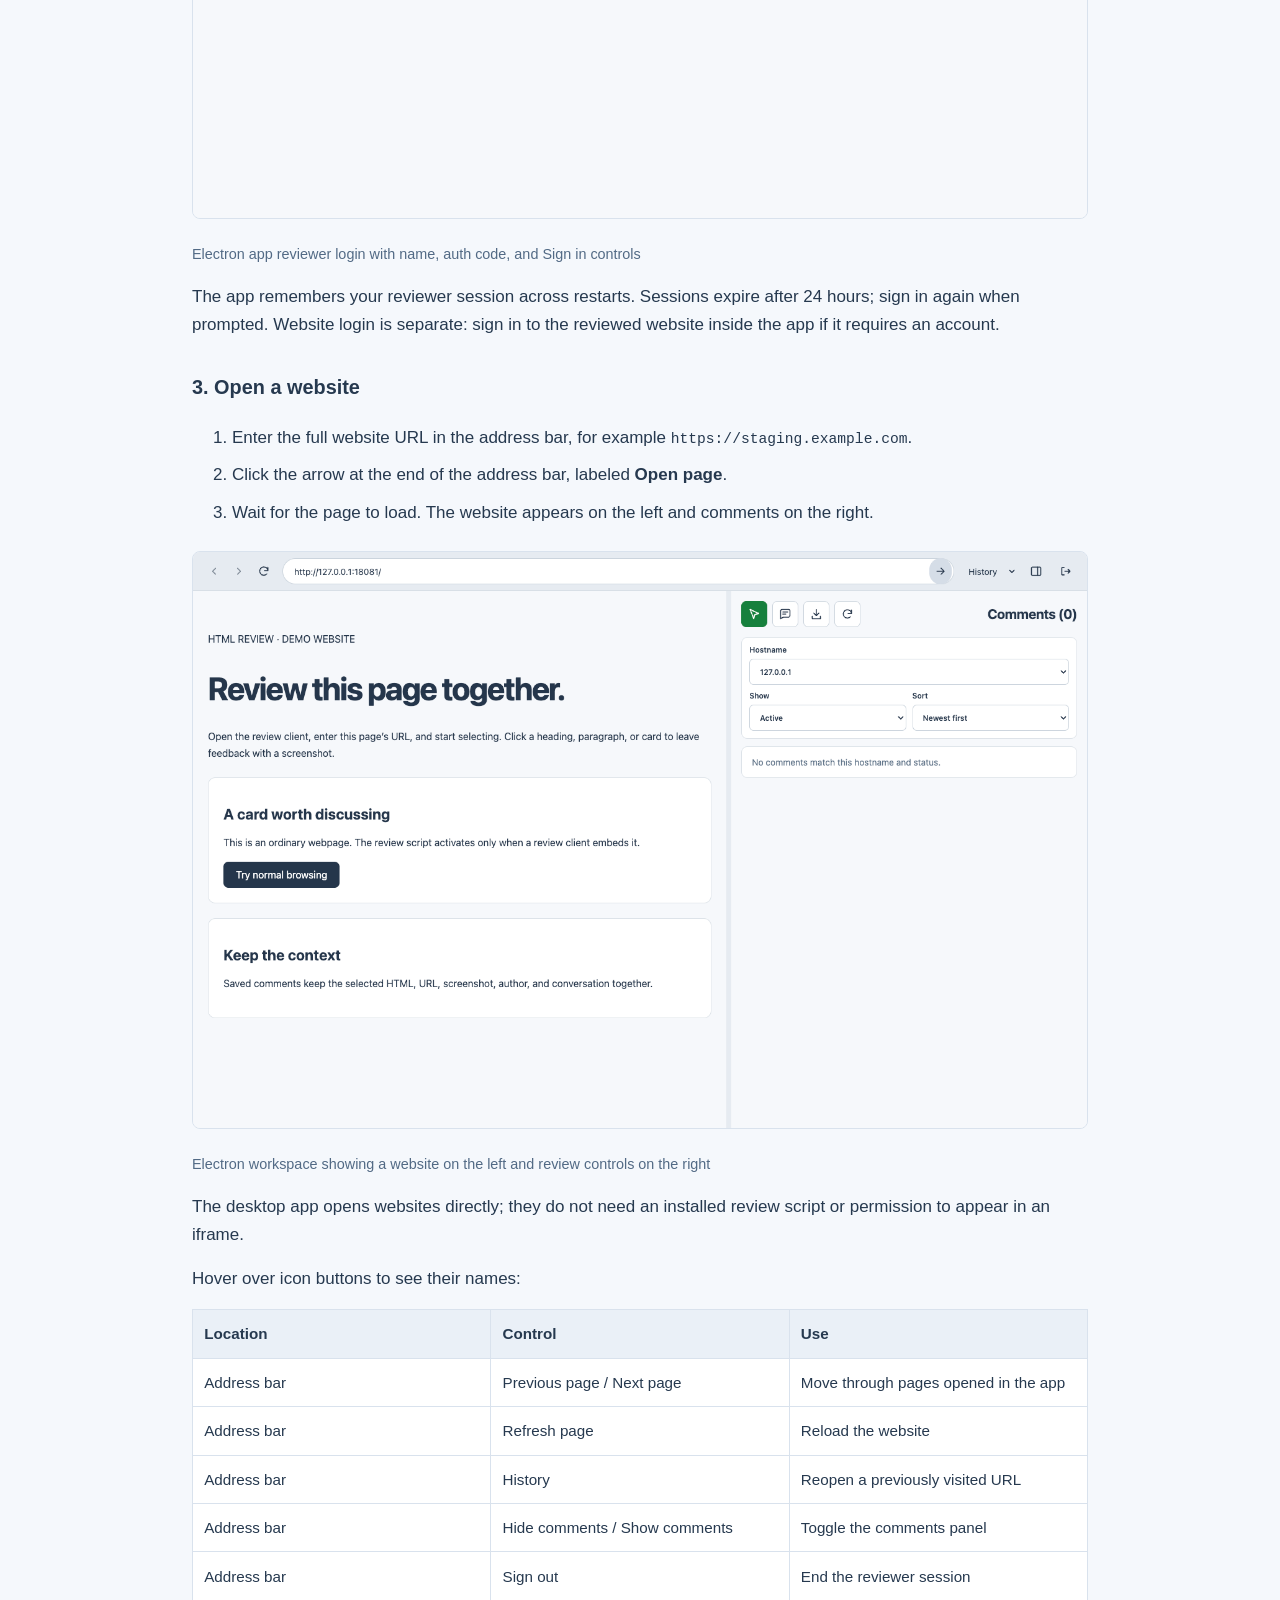
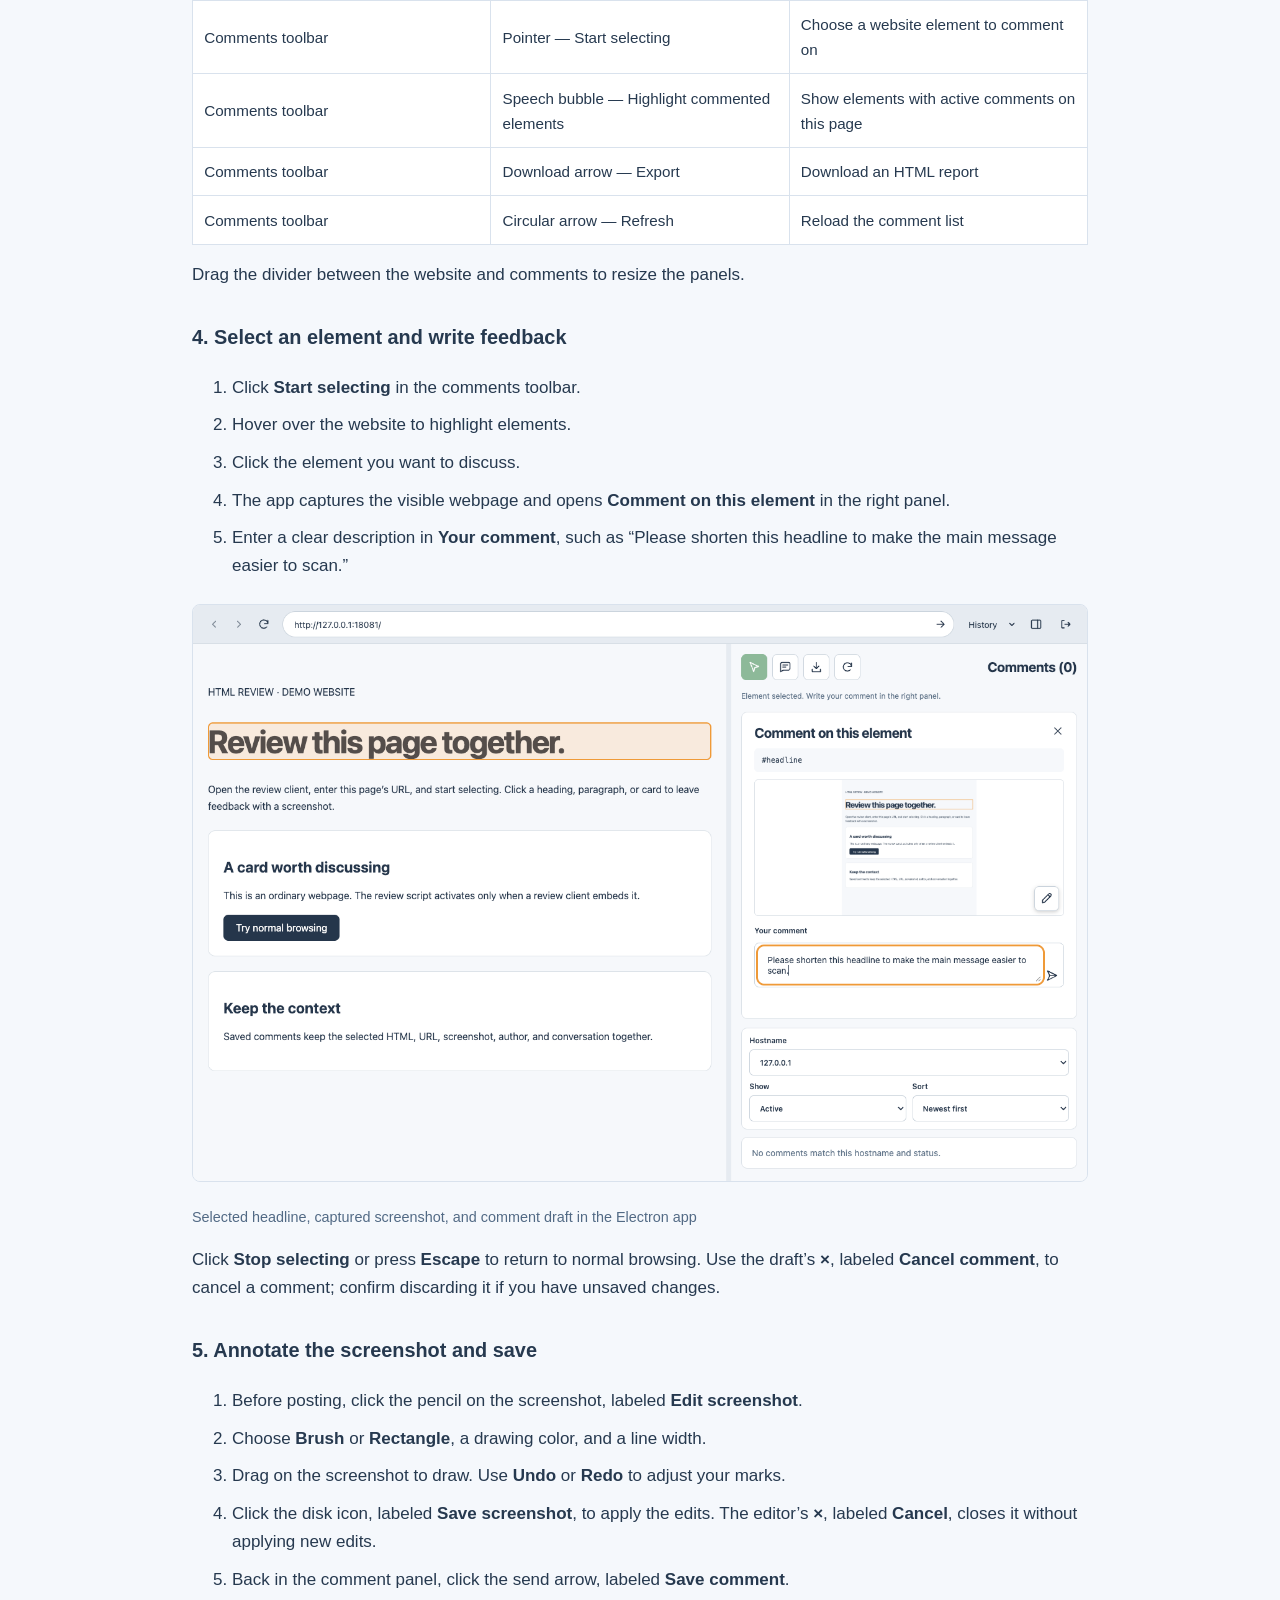
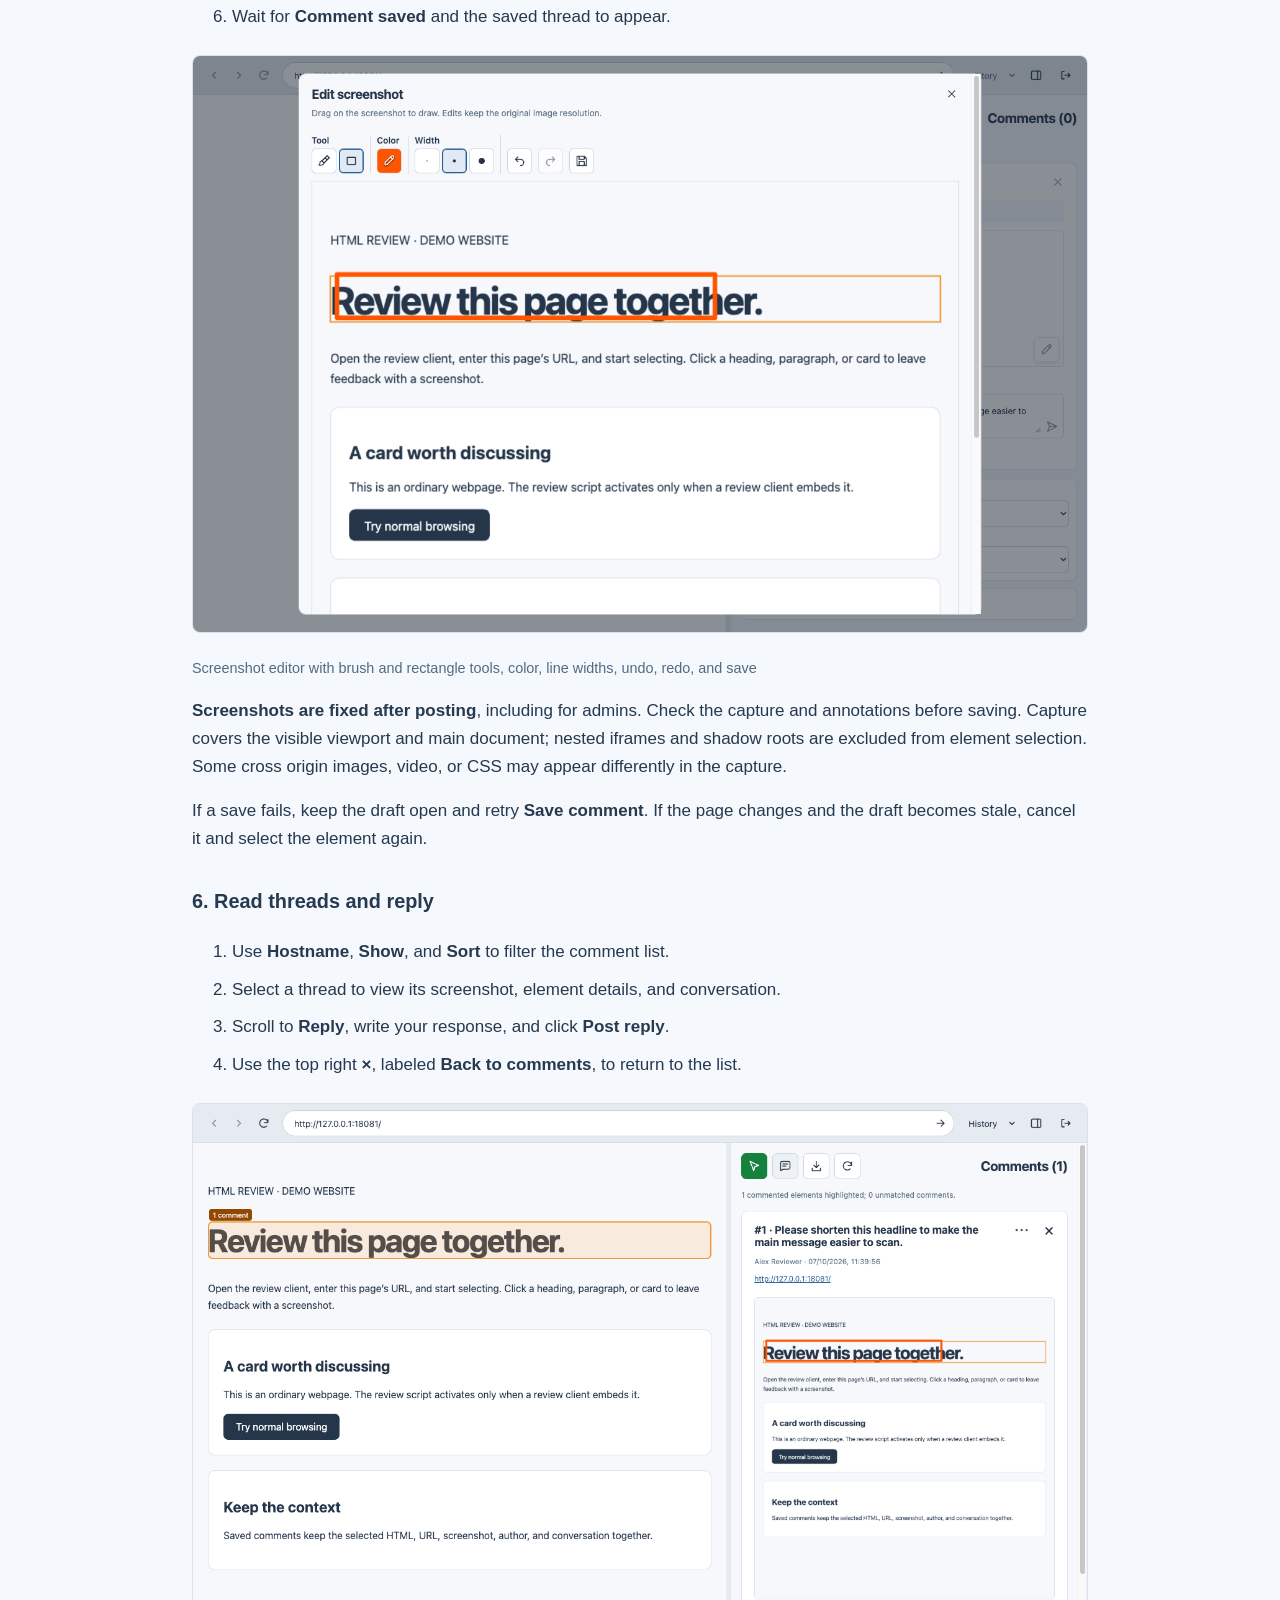
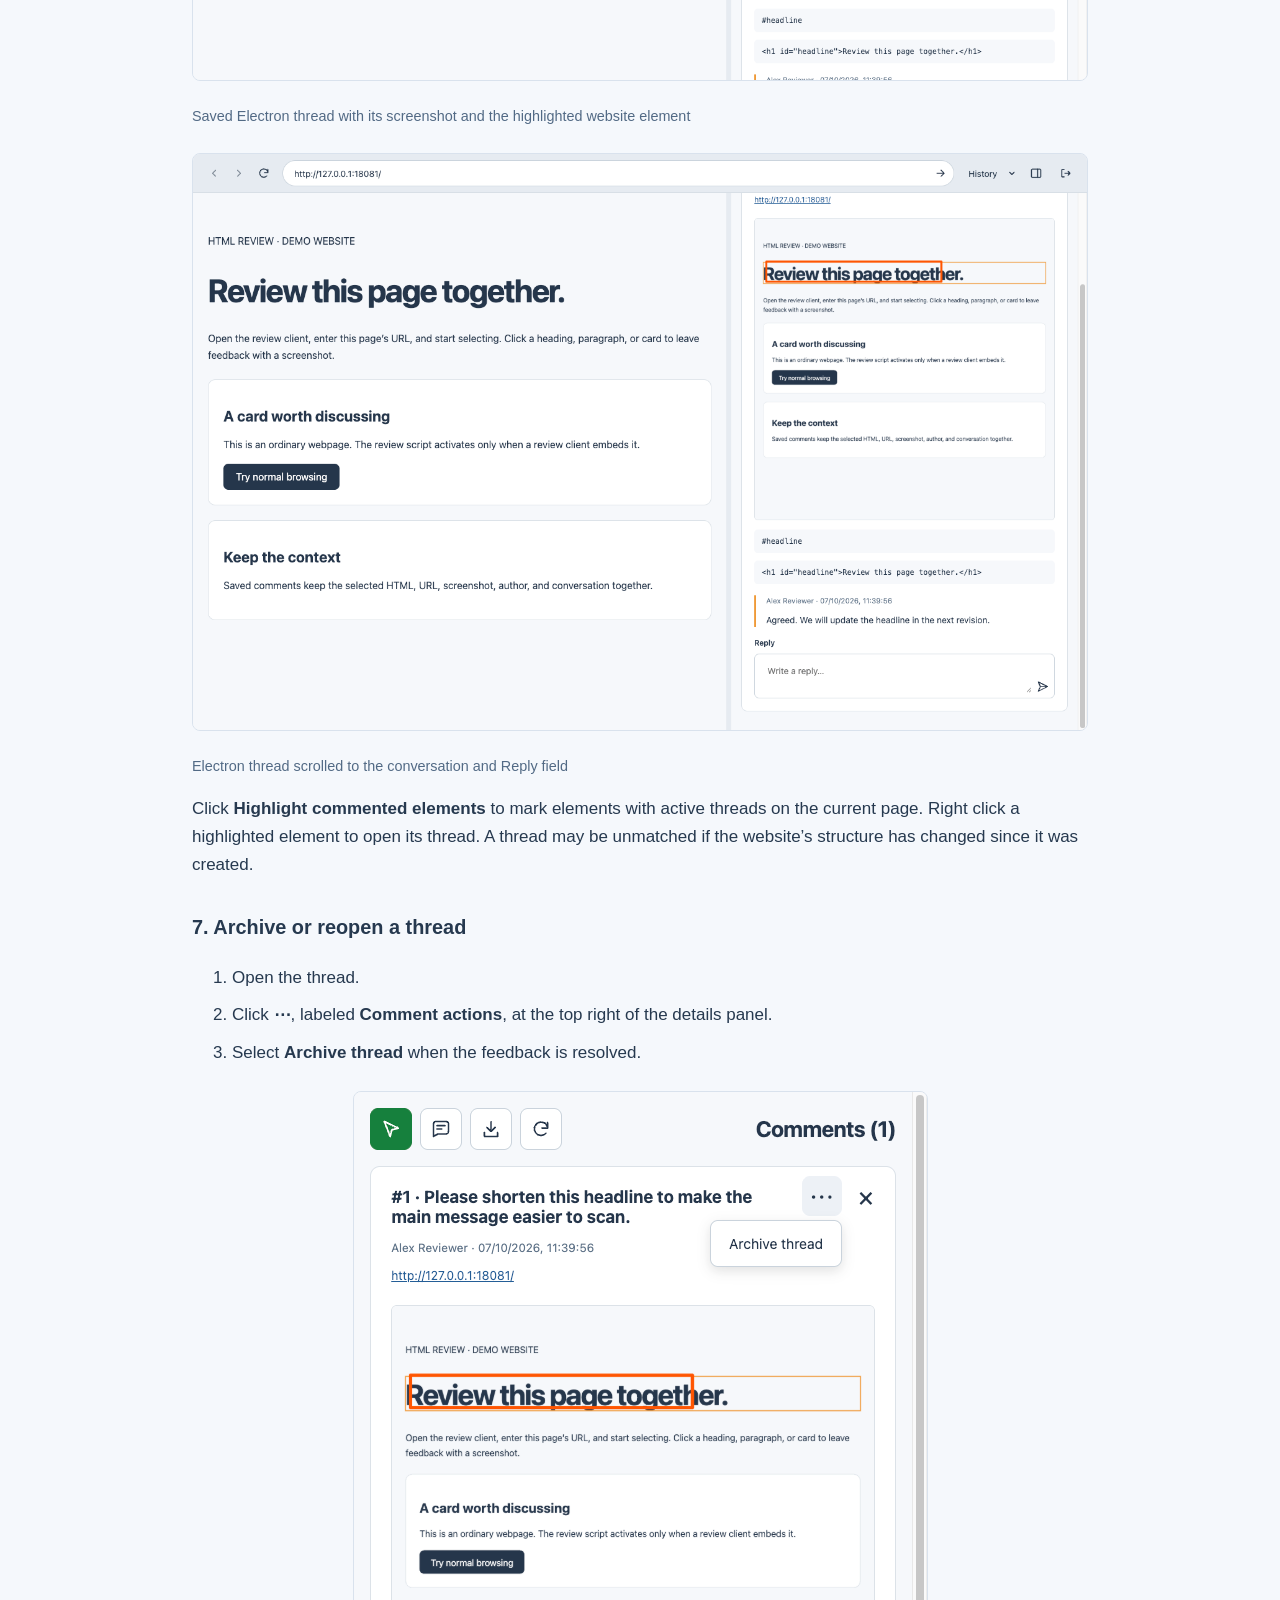
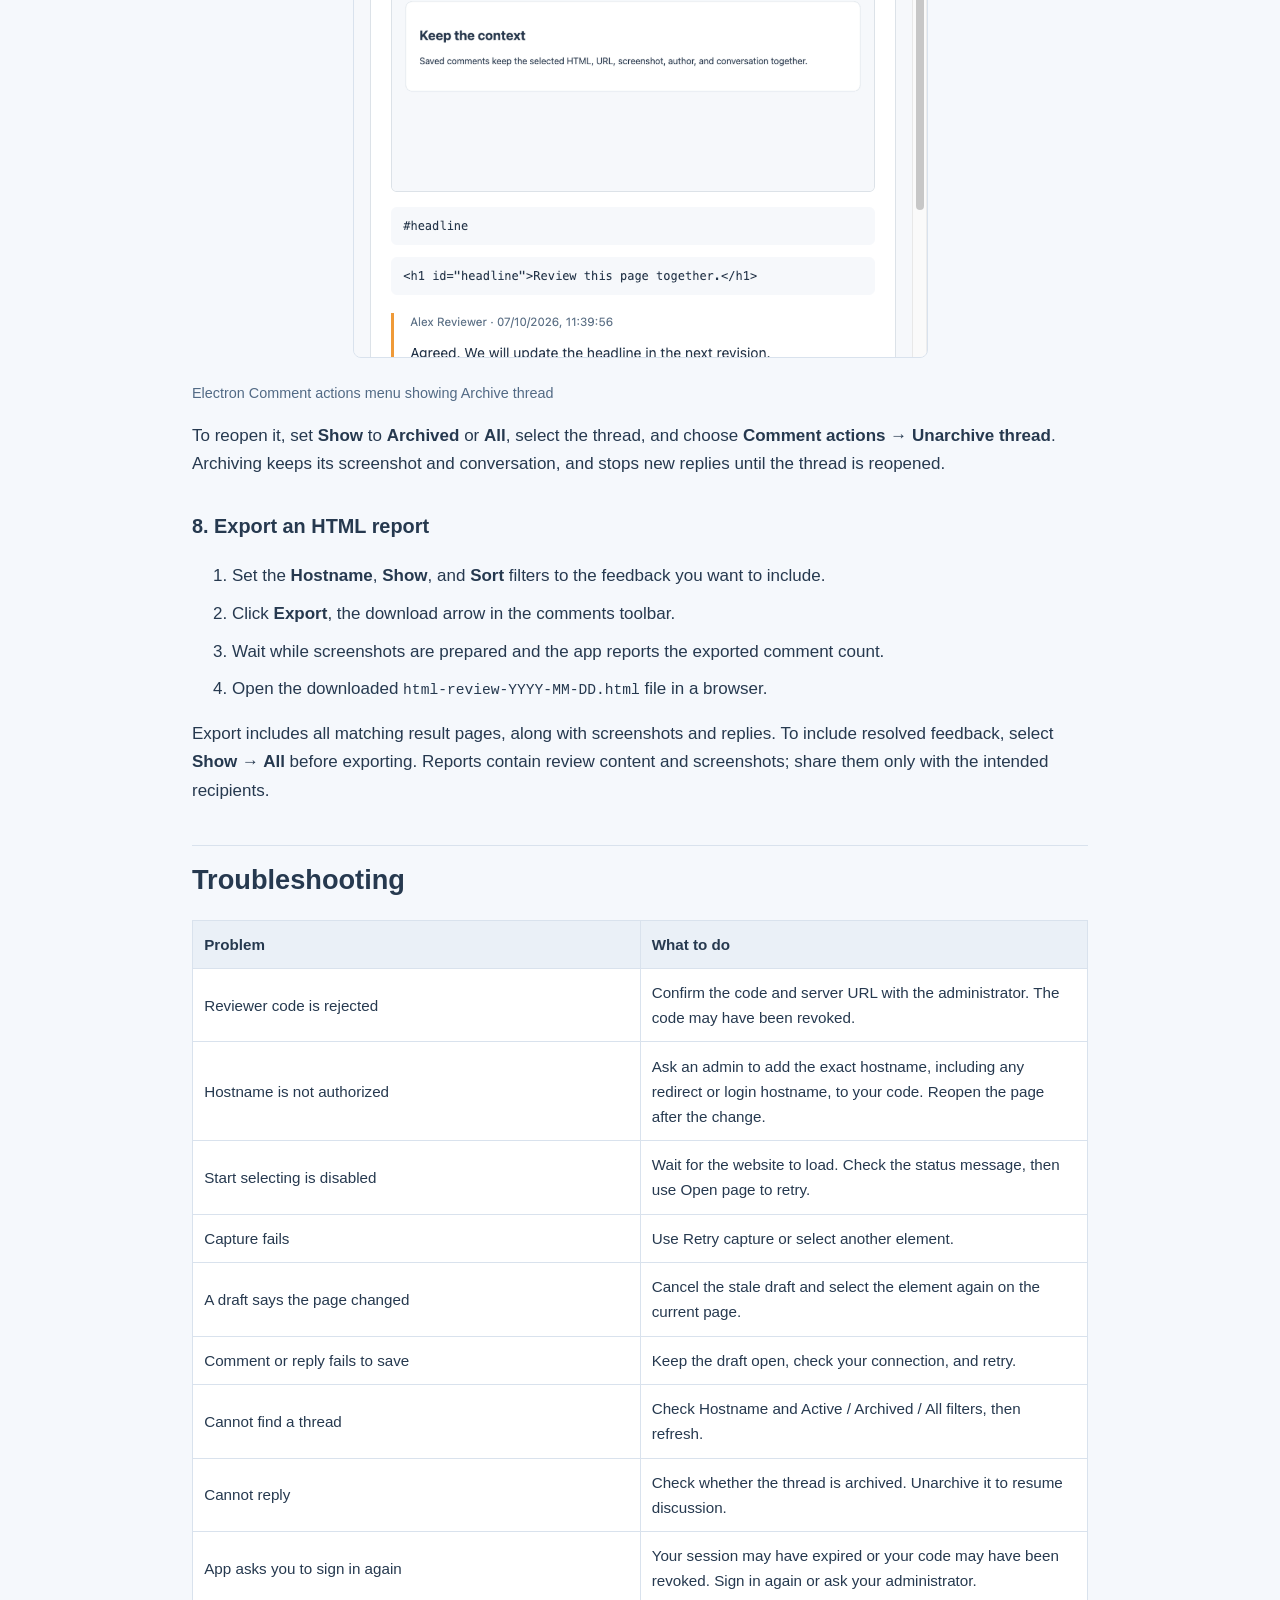
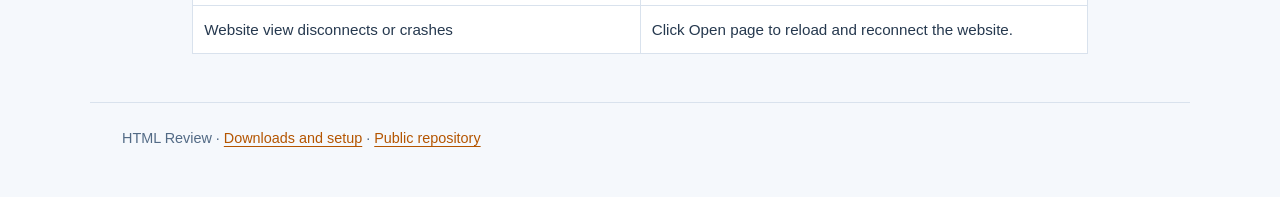
<file: docs/wiki/User-Guide.html>
<!doctype html>
<html lang="en">
<head>
<meta charset="utf-8">
<meta name="viewport" content="width=device-width, initial-scale=1">
<title>HTML Review User Guide</title>
<link rel="stylesheet" href="../../styles.css">
<link rel="icon" href="data:,">
</head>
<body>
<a class="skip" href="#main">Skip to content</a>
<header class="topbar"><div class="topbar-inner"><a class="brand" href="../../index.html">HTML Review</a><nav aria-label="Guide navigation"><a href="../../index.html#downloads">Downloads</a><a href="User-Guide.html" lang="en">English</a><a href="User-Guide-zh-HK.html" lang="zh-HK">繁體中文</a></nav></div></header>
<main class="guide" id="main">
<nav id="TOC" aria-label="Table of contents"><ul>
<li><a href="#html-review-user-guide"
id="toc-html-review-user-guide">HTML Review User Guide</a>
<ul>
<li><a href="#download-the-app" id="toc-download-the-app">Download the
app</a></li>
<li><a href="#before-you-begin" id="toc-before-you-begin">Before you
begin</a></li>
<li><a href="#use-the-electron-desktop-app"
id="toc-use-the-electron-desktop-app">Use the Electron desktop
app</a></li>
<li><a href="#troubleshooting"
id="toc-troubleshooting">Troubleshooting</a></li>
</ul></li>
</ul></nav>
<h1 id="html-review-user-guide">HTML Review User Guide</h1>
<p><strong>Updated 15 October 2026 · Version 1.0.2</strong></p>
<p>Use the <strong>HTML Review desktop app</strong> to browse a website,
select an element, and post a comment with a screenshot. Saved threads
and replies are shared with your team through the review server.</p>
<p>Screenshots below show an isolated local demo with sample data.
Desktop overview images combine captures of the app’s website and
comments views at their displayed positions. The <code>127.0.0.1</code>
addresses are demo addresses; use your team’s website URLs for everyday
work.</p>
<h2 id="download-the-app">Download the app</h2>
<p>Choose the package matching your operating system and processor.
Downloads are public; no GitHub account is required.</p>
<table>
<colgroup>
<col style="width: 50%" />
<col style="width: 50%" />
</colgroup>
<thead>
<tr>
<th>Platform</th>
<th>Direct download</th>
</tr>
</thead>
<tbody>
<tr>
<td>macOS Apple silicon (M series)</td>
<td><a
href="https://github.com/devtalkbox/tbproducts-html-review-release/releases/download/v1.0.2/HTML.Review-1.0.2-arm64.dmg">HTML.Review-1.0.2-arm64.dmg</a></td>
</tr>
<tr>
<td>macOS Intel</td>
<td><a
href="https://github.com/devtalkbox/tbproducts-html-review-release/releases/download/v1.0.2/HTML.Review-1.0.2-x64.dmg">HTML.Review-1.0.2-x64.dmg</a></td>
</tr>
<tr>
<td>Windows x64 portable — no installation</td>
<td><a
href="https://github.com/devtalkbox/tbproducts-html-review-release/releases/download/v1.0.2/HTML.Review.Portable.1.0.2-x64.exe">HTML.Review.Portable.1.0.2-x64.exe</a></td>
</tr>
<tr>
<td>Windows x64 installer</td>
<td><a
href="https://github.com/devtalkbox/tbproducts-html-review-release/releases/download/v1.0.2/HTML.Review.Setup.1.0.2-x64.exe">HTML.Review.Setup.1.0.2-x64.exe</a></td>
</tr>
<tr>
<td>Linux x64</td>
<td><a
href="https://github.com/devtalkbox/tbproducts-html-review-release/releases/download/v1.0.2/HTML.Review-1.0.2-x64.AppImage">HTML.Review-1.0.2-x64.AppImage</a></td>
</tr>
</tbody>
</table>
<p><a
href="https://github.com/devtalkbox/tbproducts-html-review-release/releases/latest">Latest
release</a> · <a
href="https://github.com/devtalkbox/tbproducts-html-review-release/releases/download/v1.0.2/SHA256SUMS.txt">SHA-256
checksums</a></p>
<h2 id="before-you-begin">Before you begin</h2>
<p>You need your display name, a reviewer access code supplied by your
administrator, and a website URL authorized by that code. Your display
name appears on your comments and replies. The app connects to the
configured review server automatically.</p>
<p><strong>Typical workflow:</strong> open a website → select an element
→ post feedback → reply with your team → archive resolved threads.</p>
<h2 id="use-the-electron-desktop-app">Use the Electron desktop app</h2>
<h3 id="launch-the-app">1. Launch the app</h3>
<p>Download the package for your operating system from the <a
href="https://github.com/devtalkbox/tbproducts-html-review-release/releases/latest">latest
public release</a>.</p>
<table>
<colgroup>
<col style="width: 50%" />
<col style="width: 50%" />
</colgroup>
<thead>
<tr>
<th>Platform</th>
<th>Launch</th>
</tr>
</thead>
<tbody>
<tr>
<td>macOS Apple silicon or Intel</td>
<td>Open the matching DMG, drag <strong>HTML Review</strong> into
<strong>Applications</strong>, then open it.</td>
</tr>
<tr>
<td>Windows x64 portable</td>
<td>Double-click <code>HTML.Review.Portable.1.0.2-x64.exe</code>. No
installation is needed; runtime files extract to a temporary
folder.</td>
</tr>
<tr>
<td>Windows x64 installer</td>
<td>Run <code>HTML.Review.Setup.1.0.2-x64.exe</code>, then open
<strong>HTML Review</strong>.</td>
</tr>
<tr>
<td>Linux x64</td>
<td>Make the AppImage executable and run it, as shown below.</td>
</tr>
</tbody>
</table>
<div class="sourceCode" id="cb1"><pre class="sourceCode sh"><code class="sourceCode bash"><span id="cb1-1"><a href="#cb1-1" aria-hidden="true" tabindex="-1"></a><span class="fu">chmod</span> +x HTML.Review-1.0.2-x64.AppImage</span>
<span id="cb1-2"><a href="#cb1-2" aria-hidden="true" tabindex="-1"></a><span class="ex">./HTML.Review-1.0.2-x64.AppImage</span></span></code></pre></div>
<p>Version 1.0.2 connects to the configured review server by default.
You do not need Node.js, npm, or a command-line server argument. Ask
your administrator for a reviewer access code.</p>
<p>macOS packages are ad-hoc signed and not notarized; Windows packages
have no publisher certificate. Your operating system may show a security
prompt. Windows and Linux builds have not been tested on their native
operating systems.</p>
<p>To use another server, pass <code>--server</code> when launching the
app, or set <code>REVIEW_SERVER_URL</code>. For an installed macOS
app:</p>
<div class="sourceCode" id="cb2"><pre class="sourceCode sh"><code class="sourceCode bash"><span id="cb2-1"><a href="#cb2-1" aria-hidden="true" tabindex="-1"></a><span class="ex">open</span> <span class="at">-a</span> <span class="st">&quot;HTML Review&quot;</span> <span class="at">--args</span> <span class="at">--server</span> https://YOUR_REVIEW_SERVER</span></code></pre></div>
<p>For the Windows portable app in PowerShell:</p>
<div class="sourceCode" id="cb3"><pre
class="sourceCode powershell"><code class="sourceCode powershell"><span id="cb3-1"><a href="#cb3-1" aria-hidden="true" tabindex="-1"></a><span class="op">.</span>\HTML<span class="op">.</span><span class="fu">Review</span><span class="op">.</span><span class="fu">Portable</span><span class="op">.</span><span class="dv">1.0</span><span class="op">.</span><span class="dv">1</span><span class="op">-</span>x64<span class="op">.</span><span class="fu">exe</span> <span class="op">--</span>server https<span class="op">://</span>YOUR_REVIEW_SERVER</span></code></pre></div>
<p>The server URL must be an HTTPS origin, or an HTTP loopback origin
for local development, without credentials, a path, query, or fragment.
See the <a href="../../index.html">download and setup README</a> for
packages and checksums.</p>
<h3 id="sign-in-as-a-reviewer">2. Sign in as a reviewer</h3>
<ol type="1">
<li>Enter <strong>Your name</strong>. Choose a name teammates will
recognize.</li>
<li>Enter the access code supplied by your administrator in <strong>Auth
code</strong>.</li>
<li>Click <strong>Sign in</strong>.</li>
</ol>
<figure>
<img src="images/electron-login.png"
alt="Electron app reviewer login with name, auth code, and Sign in controls" />
<figcaption aria-hidden="true">Electron app reviewer login with name,
auth code, and Sign in controls</figcaption>
</figure>
<p>The app remembers your reviewer session across restarts. Sessions
expire after 24 hours; sign in again when prompted. Website login is
separate: sign in to the reviewed website inside the app if it requires
an account.</p>
<h3 id="open-a-website">3. Open a website</h3>
<ol type="1">
<li>Enter the full website URL in the address bar, for example
<code>https://staging.example.com</code>.</li>
<li>Click the arrow at the end of the address bar, labeled <strong>Open
page</strong>.</li>
<li>Wait for the page to load. The website appears on the left and
comments on the right.</li>
</ol>
<figure>
<img src="images/electron-workspace.png"
alt="Electron workspace showing a website on the left and review controls on the right" />
<figcaption aria-hidden="true">Electron workspace showing a website on
the left and review controls on the right</figcaption>
</figure>
<p>The desktop app opens websites directly; they do not need an
installed review script or permission to appear in an iframe.</p>
<p>Hover over icon buttons to see their names:</p>
<table>
<colgroup>
<col style="width: 33%" />
<col style="width: 33%" />
<col style="width: 33%" />
</colgroup>
<thead>
<tr>
<th>Location</th>
<th>Control</th>
<th>Use</th>
</tr>
</thead>
<tbody>
<tr>
<td>Address bar</td>
<td>Previous page / Next page</td>
<td>Move through pages opened in the app</td>
</tr>
<tr>
<td>Address bar</td>
<td>Refresh page</td>
<td>Reload the website</td>
</tr>
<tr>
<td>Address bar</td>
<td>History</td>
<td>Reopen a previously visited URL</td>
</tr>
<tr>
<td>Address bar</td>
<td>Hide comments / Show comments</td>
<td>Toggle the comments panel</td>
</tr>
<tr>
<td>Address bar</td>
<td>Sign out</td>
<td>End the reviewer session</td>
</tr>
<tr>
<td>Comments toolbar</td>
<td>Pointer — Start selecting</td>
<td>Choose a website element to comment on</td>
</tr>
<tr>
<td>Comments toolbar</td>
<td>Speech bubble — Highlight commented elements</td>
<td>Show elements with active comments on this page</td>
</tr>
<tr>
<td>Comments toolbar</td>
<td>Download arrow — Export</td>
<td>Download an HTML report</td>
</tr>
<tr>
<td>Comments toolbar</td>
<td>Circular arrow — Refresh</td>
<td>Reload the comment list</td>
</tr>
</tbody>
</table>
<p>Drag the divider between the website and comments to resize the
panels.</p>
<h3 id="select-an-element-and-write-feedback">4. Select an element and
write feedback</h3>
<ol type="1">
<li>Click <strong>Start selecting</strong> in the comments toolbar.</li>
<li>Hover over the website to highlight elements.</li>
<li>Click the element you want to discuss.</li>
<li>The app captures the visible webpage and opens <strong>Comment on
this element</strong> in the right panel.</li>
<li>Enter a clear description in <strong>Your comment</strong>, such as
“Please shorten this headline to make the main message easier to
scan.”</li>
</ol>
<figure>
<img src="images/electron-new-comment.png"
alt="Selected headline, captured screenshot, and comment draft in the Electron app" />
<figcaption aria-hidden="true">Selected headline, captured screenshot,
and comment draft in the Electron app</figcaption>
</figure>
<p>Click <strong>Stop selecting</strong> or press
<strong>Escape</strong> to return to normal browsing. Use the draft’s
<strong>×</strong>, labeled <strong>Cancel comment</strong>, to cancel a
comment; confirm discarding it if you have unsaved changes.</p>
<h3 id="annotate-the-screenshot-and-save">5. Annotate the screenshot and
save</h3>
<ol type="1">
<li>Before posting, click the pencil on the screenshot, labeled
<strong>Edit screenshot</strong>.</li>
<li>Choose <strong>Brush</strong> or <strong>Rectangle</strong>, a
drawing color, and a line width.</li>
<li>Drag on the screenshot to draw. Use <strong>Undo</strong> or
<strong>Redo</strong> to adjust your marks.</li>
<li>Click the disk icon, labeled <strong>Save screenshot</strong>, to
apply the edits. The editor’s <strong>×</strong>, labeled
<strong>Cancel</strong>, closes it without applying new edits.</li>
<li>Back in the comment panel, click the send arrow, labeled
<strong>Save comment</strong>.</li>
<li>Wait for <strong>Comment saved</strong> and the saved thread to
appear.</li>
</ol>
<figure>
<img src="images/electron-screenshot-editor.png"
alt="Screenshot editor with brush and rectangle tools, color, line widths, undo, redo, and save" />
<figcaption aria-hidden="true">Screenshot editor with brush and
rectangle tools, color, line widths, undo, redo, and save</figcaption>
</figure>
<p><strong>Screenshots are fixed after posting</strong>, including for
admins. Check the capture and annotations before saving. Capture covers
the visible viewport and main document; nested iframes and shadow roots
are excluded from element selection. Some cross origin images, video, or
CSS may appear differently in the capture.</p>
<p>If a save fails, keep the draft open and retry <strong>Save
comment</strong>. If the page changes and the draft becomes stale,
cancel it and select the element again.</p>
<h3 id="read-threads-and-reply">6. Read threads and reply</h3>
<ol type="1">
<li>Use <strong>Hostname</strong>, <strong>Show</strong>, and
<strong>Sort</strong> to filter the comment list.</li>
<li>Select a thread to view its screenshot, element details, and
conversation.</li>
<li>Scroll to <strong>Reply</strong>, write your response, and click
<strong>Post reply</strong>.</li>
<li>Use the top right <strong>×</strong>, labeled <strong>Back to
comments</strong>, to return to the list.</li>
</ol>
<figure>
<img src="images/electron-thread.png"
alt="Saved Electron thread with its screenshot and the highlighted website element" />
<figcaption aria-hidden="true">Saved Electron thread with its screenshot
and the highlighted website element</figcaption>
</figure>
<figure>
<img src="images/electron-reply.png"
alt="Electron thread scrolled to the conversation and Reply field" />
<figcaption aria-hidden="true">Electron thread scrolled to the
conversation and Reply field</figcaption>
</figure>
<p>Click <strong>Highlight commented elements</strong> to mark elements
with active threads on the current page. Right click a highlighted
element to open its thread. A thread may be unmatched if the website’s
structure has changed since it was created.</p>
<h3 id="archive-or-reopen-a-thread">7. Archive or reopen a thread</h3>
<ol type="1">
<li>Open the thread.</li>
<li>Click <strong>⋯</strong>, labeled <strong>Comment actions</strong>,
at the top right of the details panel.</li>
<li>Select <strong>Archive thread</strong> when the feedback is
resolved.</li>
</ol>
<figure>
<img src="images/electron-thread-actions.png"
alt="Electron Comment actions menu showing Archive thread" />
<figcaption aria-hidden="true">Electron Comment actions menu showing
Archive thread</figcaption>
</figure>
<p>To reopen it, set <strong>Show</strong> to <strong>Archived</strong>
or <strong>All</strong>, select the thread, and choose <strong>Comment
actions → Unarchive thread</strong>. Archiving keeps its screenshot and
conversation, and stops new replies until the thread is reopened.</p>
<h3 id="export-an-html-report">8. Export an HTML report</h3>
<ol type="1">
<li>Set the <strong>Hostname</strong>, <strong>Show</strong>, and
<strong>Sort</strong> filters to the feedback you want to include.</li>
<li>Click <strong>Export</strong>, the download arrow in the comments
toolbar.</li>
<li>Wait while screenshots are prepared and the app reports the exported
comment count.</li>
<li>Open the downloaded <code>html-review-YYYY-MM-DD.html</code> file in
a browser.</li>
</ol>
<p>Export includes all matching result pages, along with screenshots and
replies. To include resolved feedback, select <strong>Show →
All</strong> before exporting. Reports contain review content and
screenshots; share them only with the intended recipients.</p>
<h2 id="troubleshooting">Troubleshooting</h2>
<table>
<colgroup>
<col style="width: 50%" />
<col style="width: 50%" />
</colgroup>
<thead>
<tr>
<th>Problem</th>
<th>What to do</th>
</tr>
</thead>
<tbody>
<tr>
<td>Reviewer code is rejected</td>
<td>Confirm the code and server URL with the administrator. The code may
have been revoked.</td>
</tr>
<tr>
<td>Hostname is not authorized</td>
<td>Ask an admin to add the exact hostname, including any redirect or
login hostname, to your code. Reopen the page after the change.</td>
</tr>
<tr>
<td>Start selecting is disabled</td>
<td>Wait for the website to load. Check the status message, then use
Open page to retry.</td>
</tr>
<tr>
<td>Capture fails</td>
<td>Use Retry capture or select another element.</td>
</tr>
<tr>
<td>A draft says the page changed</td>
<td>Cancel the stale draft and select the element again on the current
page.</td>
</tr>
<tr>
<td>Comment or reply fails to save</td>
<td>Keep the draft open, check your connection, and retry.</td>
</tr>
<tr>
<td>Cannot find a thread</td>
<td>Check Hostname and Active / Archived / All filters, then
refresh.</td>
</tr>
<tr>
<td>Cannot reply</td>
<td>Check whether the thread is archived. Unarchive it to resume
discussion.</td>
</tr>
<tr>
<td>App asks you to sign in again</td>
<td>Your session may have expired or your code may have been revoked.
Sign in again or ask your administrator.</td>
</tr>
<tr>
<td>Website view disconnects or crashes</td>
<td>Click Open page to reload and reconnect the website.</td>
</tr>
</tbody>
</table>
</main>
<footer>HTML Review · <a href="../../index.html">Downloads and setup</a> · <a href="https://github.com/devtalkbox/tbproducts-html-review-release">Public repository</a></footer>
</body>
</html>
</file>
<file: styles.css>
:root { color-scheme: light; --ink: #26394f; --muted: #526a85; --accent: #b45500; --line: #d9e2ed; --paper: #f5f8fc; }
* { box-sizing: border-box; }
html { scroll-padding-top: 1rem; }
body { margin: 0; background: var(--paper); color: var(--ink); font: 17px/1.65 -apple-system, BlinkMacSystemFont, "Segoe UI", sans-serif; }
a { color: var(--accent); text-underline-offset: .2em; }
a:hover { text-decoration-thickness: 2px; }
a:focus-visible, summary:focus-visible { outline: 3px solid var(--accent); outline-offset: 4px; }
.skip { position: absolute; left: 1rem; top: -5rem; background: white; padding: .5rem 1rem; }
.skip:focus { top: 1rem; }
.topbar { border-bottom: 1px solid var(--line); background: white; }
.topbar-inner { max-width: 1100px; margin: auto; padding: 1rem 2rem; display: flex; justify-content: space-between; align-items: center; gap: 1rem; flex-wrap: wrap; }
.brand { color: var(--ink); font-size: 1.25rem; font-weight: 750; text-decoration: none; }
nav { display: flex; gap: 1.25rem; flex-wrap: wrap; }
main { max-width: 1100px; margin: auto; padding: 3rem 2rem; }
.hero { display: grid; grid-template-columns: 1fr 1fr; gap: 2.5rem; align-items: center; margin-bottom: 3rem; }
.eyebrow { font: 14px/1.5 ui-monospace, SFMono-Regular, Consolas, monospace; color: var(--accent); }
h1 { font-size: clamp(2rem, 5vw, 3.8rem); line-height: 1.12; letter-spacing: -.045em; margin: .75rem 0 1.5rem; }
h2 { font-size: 1.7rem; line-height: 1.3; margin-top: 2.5rem; }
h3 { margin-top: 2rem; }
p { margin: 1rem 0; }
.muted, figcaption { color: var(--muted); font-size: .9rem; }
figure { margin: 0; }
img { max-width: 100%; height: auto; border: 1px solid var(--line); border-radius: 8px; }
figcaption { margin-top: .5rem; }
.button { display: inline-block; background: var(--ink); color: white; padding: .65rem 1rem; border-radius: 6px; text-decoration: none; font-weight: 650; }
.button:hover { background: #3c526c; }
.downloads { border: 1px solid var(--line); border-radius: 8px; background: white; overflow: hidden; }
.download { display: grid; grid-template-columns: 1.1fr 1.4fr auto; align-items: center; gap: 1.5rem; padding: 1.25rem 1.5rem; border-bottom: 1px solid var(--line); }
.download:last-child { border-bottom: 0; }
.download p { margin: 0; }
.download strong { display: block; }
.download .button { min-width: 150px; text-align: center; }
.columns { display: grid; grid-template-columns: 1fr 1fr; gap: 3rem; }
li { margin: .6rem 0; }
code { font: .86em/1.6 ui-monospace, SFMono-Regular, Consolas, monospace; overflow-wrap: anywhere; }
pre { white-space: pre-wrap; overflow-wrap: anywhere; background: #eaf0f7; padding: 1rem; border-radius: 6px; }
footer { max-width: 1100px; margin: auto; padding: 1.5rem 2rem 3rem; border-top: 1px solid var(--line); color: var(--muted); font-size: .9rem; }
.guide { max-width: 960px; }
.guide h1 { font-size: 2.75rem; }
.guide h2 { padding-top: 1rem; border-top: 1px solid var(--line); }
.guide img { display: block; margin: 1.5rem auto; }
.guide table { display: block; max-width: 100%; overflow-x: auto; border-collapse: collapse; font-size: .95rem; }
.guide td, .guide th { text-align: left; padding: .7rem; border: 1px solid var(--line); }
.guide th { background: #eaf0f7; }
.guide td { background: white; overflow-wrap: anywhere; }
#TOC { display: block; padding: 1rem 1.5rem; border: 1px solid var(--line); background: white; border-radius: 8px; }
#TOC ul { padding-left: 1.2rem; }
@media (max-width: 720px) {
  .topbar-inner, main, footer { padding-left: 1.25rem; padding-right: 1.25rem; }
  main { padding-top: 2rem; }
  .hero, .columns { grid-template-columns: 1fr; gap: 1.5rem; }
  .download { grid-template-columns: 1fr; gap: .65rem; padding: 1.2rem; }
  .download .button { justify-self: start; }
  .guide h1 { font-size: 2rem; }
}
</file>
